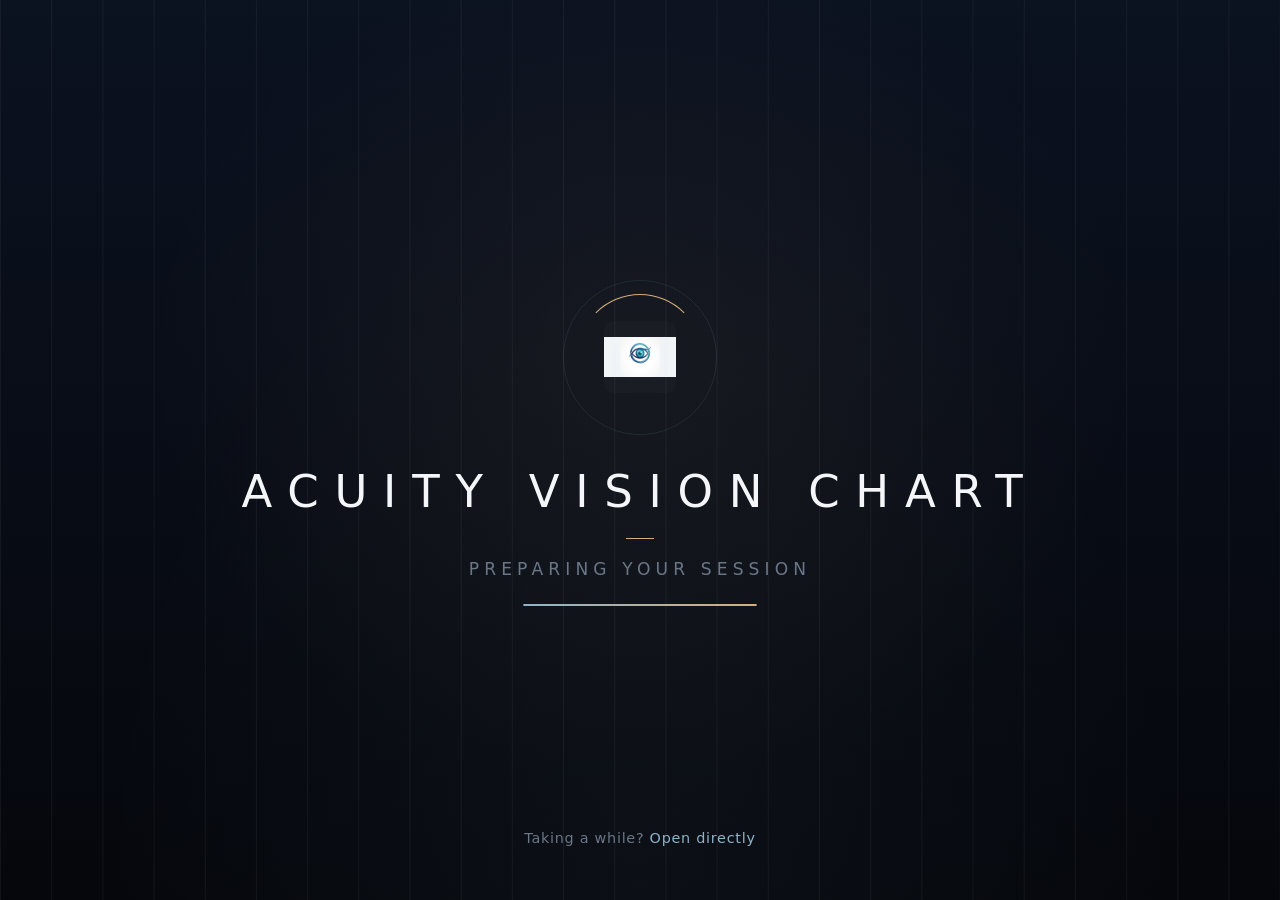
<file: index.html>
<!doctype html>
<html lang="en">
<head>
<meta charset="utf-8">
<meta name="viewport" content="width=device-width, initial-scale=1">
<title>Acuity Vision Chart</title>
<style>
  :root{
    --bg-1: #05070c;
    --bg-2: #0b1220;
    --accent: #d4af7a;      /* warm platinum-gold, reads as "clinical premium" */
    --accent-2: #8fb3c9;    /* cool clinical blue-grey */
    --text: #f4f6f9;
    --text-dim: #6b7686;
    --safe: 6vh;            /* TV overscan safe area */
  }

  *{ margin:0; padding:0; box-sizing:border-box; }

  html, body{
    height:100%;
    width:100%;
    background: var(--bg-1);
    overflow:hidden;
  }

  body{
    display:flex;
    align-items:center;
    justify-content:center;
    font-family: 'Segoe UI', Roboto, system-ui, -apple-system, sans-serif;
    position:relative;
    padding: var(--safe) 8vw;
  }

  /* Static, subtle vignette background — no heavy motion blur (TV GPUs are weak) */
  .bg{
    position:fixed;
    inset:0;
    background:
      radial-gradient(ellipse at 50% 40%, rgba(212,175,122,0.06), transparent 55%),
      radial-gradient(ellipse at 50% 100%, rgba(143,179,201,0.05), transparent 60%),
      linear-gradient(180deg, var(--bg-2) 0%, var(--bg-1) 100%);
    z-index:0;
  }

  /* Fine vertical line texture, evokes an optometrist's precision chart */
  .grid{
    position:fixed;
    inset:0;
    z-index:0;
    opacity:0.05;
    background-image:
      linear-gradient(90deg, var(--text) 1px, transparent 1px);
    background-size: 4vw 100%;
  }

  .loader{
    position:relative;
    z-index:1;
    display:flex;
    flex-direction:column;
    align-items:center;
    gap:5vh;
    opacity:0;
    animation: rise 1.2s cubic-bezier(.22,1,.36,1) forwards 0.2s;
  }

  @keyframes rise{
    0%   { opacity:0; transform: translateY(2vh); }
    100% { opacity:1; transform: translateY(0); }
  }

  /* Icon: calm, single slow-rotating ring, no glow blur (cheap on TV GPU) */
  .icon-wrap{
    position:relative;
    width:14vh;
    height:14vh;
    display:flex;
    align-items:center;
    justify-content:center;
  }

  .icon-ring{
    position:absolute;
    inset:0;
    border-radius:50%;
    border: 1px solid rgba(212,175,122,0.25);
  }

  .icon-ring.spin{
    border-top-color: var(--accent);
    border-right-color: transparent;
    border-bottom-color: transparent;
    border-left-color: transparent;
    animation: spin 2.4s linear infinite;
  }

  .icon-ring.outer{
    inset:-1.6vh;
    border-color: rgba(143,179,201,0.12);
  }

  @keyframes spin{
    to{ transform: rotate(360deg); }
  }

  #icon{
    width:8vh;
    height:8vh;
    object-fit:contain;
    border-radius:14%;
    position:relative;
    z-index:2;
    background: rgba(255,255,255,0.02);
  }

  .brand{
    display:flex;
    flex-direction:column;
    align-items:center;
    gap:2.2vh;
  }

  .brand-text{
    font-size:5vh;
    font-weight:300;
    letter-spacing:0.35em;
    color:var(--text);
    text-transform:uppercase;
    text-align:center;
    opacity:0;
    animation: textIn 1s ease forwards 0.6s;
  }

  @keyframes textIn{
    0%   { opacity:0; letter-spacing:0.55em; }
    100% { opacity:1; letter-spacing:0.35em; }
  }

  .divider{
    width:3.2vh;
    height:1px;
    background: var(--accent);
    opacity:0;
    animation: fadeIn 0.8s ease forwards 1.3s;
  }

  .subtext{
    font-size:1.9vh;
    letter-spacing:0.3em;
    text-transform:uppercase;
    color: var(--text-dim);
    opacity:0;
    animation: fadeIn 0.8s ease forwards 1.5s;
  }

  @keyframes fadeIn{
    to{ opacity:1; }
  }

  .progress{
    width:26vh;
    height:2px;
    border-radius:2px;
    background: rgba(255,255,255,0.08);
    overflow:hidden;
    margin-top:0.6vh;
  }

  .progress-bar{
    height:100%;
    width:0%;
    border-radius:2px;
    background: linear-gradient(90deg, var(--accent-2), var(--accent));
    animation: load 1.8s ease forwards 0.9s;
  }

  @keyframes load{
    to{ width:100%; }
  }

  /* Exit transition — simple, elegant fade, no blur filter (expensive on TV) */
  .exit-veil{
    position:fixed;
    inset:0;
    background: var(--bg-1);
    z-index:10;
    opacity:0;
    pointer-events:none;
  }

  body.leaving .exit-veil{
    animation: veilIn 0.8s ease forwards;
  }

  body.leaving .loader{
    animation: sink 0.7s ease forwards;
  }

  @keyframes sink{
    to{ opacity:0; transform: translateY(-1.5vh); }
  }

  @keyframes veilIn{
    to{ opacity:1; }
  }

  .fallback{
    position:fixed;
    bottom: var(--safe);
    left:0; right:0;
    z-index:1;
    text-align:center;
    font-size:1.6vh;
    letter-spacing:0.05em;
    color: var(--text-dim);
    opacity:0;
    animation: fadeIn 0.8s ease forwards 2.6s;
  }
  .fallback a{
    color: var(--accent-2);
    text-decoration:none;
  }
</style>
</head>
<body>

<div class="bg"></div>
<div class="grid"></div>
<div class="exit-veil"></div>

<div class="loader">
<div class="icon-wrap">
    <div class="icon-ring outer"></div>
    <div class="icon-ring spin"></div>
    <img id="icon" src="icon.png" alt="Acuity Vision Chart icon"
        onerror="this.style.display='none'">
</div>

<div class="brand">
        <!-- Added ID "loaderBrandText" -->
        <div class="brand-text" id="loaderBrandText">Acuity&nbsp;Vision&nbsp;Chart</div>
        <div class="divider"></div>
        <div class="subtext">Preparing your session</div>
        <div class="progress"><div class="progress-bar"></div></div>
    </div>
    </div>

    <div class="fallback">
    Taking a while? <a href="ACUITY-VISION-CHART-New-mark3/index.html">Open directly</a>
    </div>

<script>
    // 1. Check for custom brand text from settings
    const savedBrandText = localStorage.getItem("customBrandText");
    if (savedBrandText) {
    // Replace spaces with &nbsp; to maintain your original CSS letter-spacing behavior
    document.getElementById("loaderBrandText").innerHTML = savedBrandText.replace(/ /g, '&nbsp;');
    }

    // 2. Existing routing logic
    const DEST = "ACUITY-VISION-CHART-New-mark3/index.html";

    function goToDestination(){
    document.body.classList.add('leaving');
    setTimeout(() => { window.location.href = DEST; }, 800);
    }

    setTimeout(goToDestination, 2800);
</script>

</body>
</html>
</file>
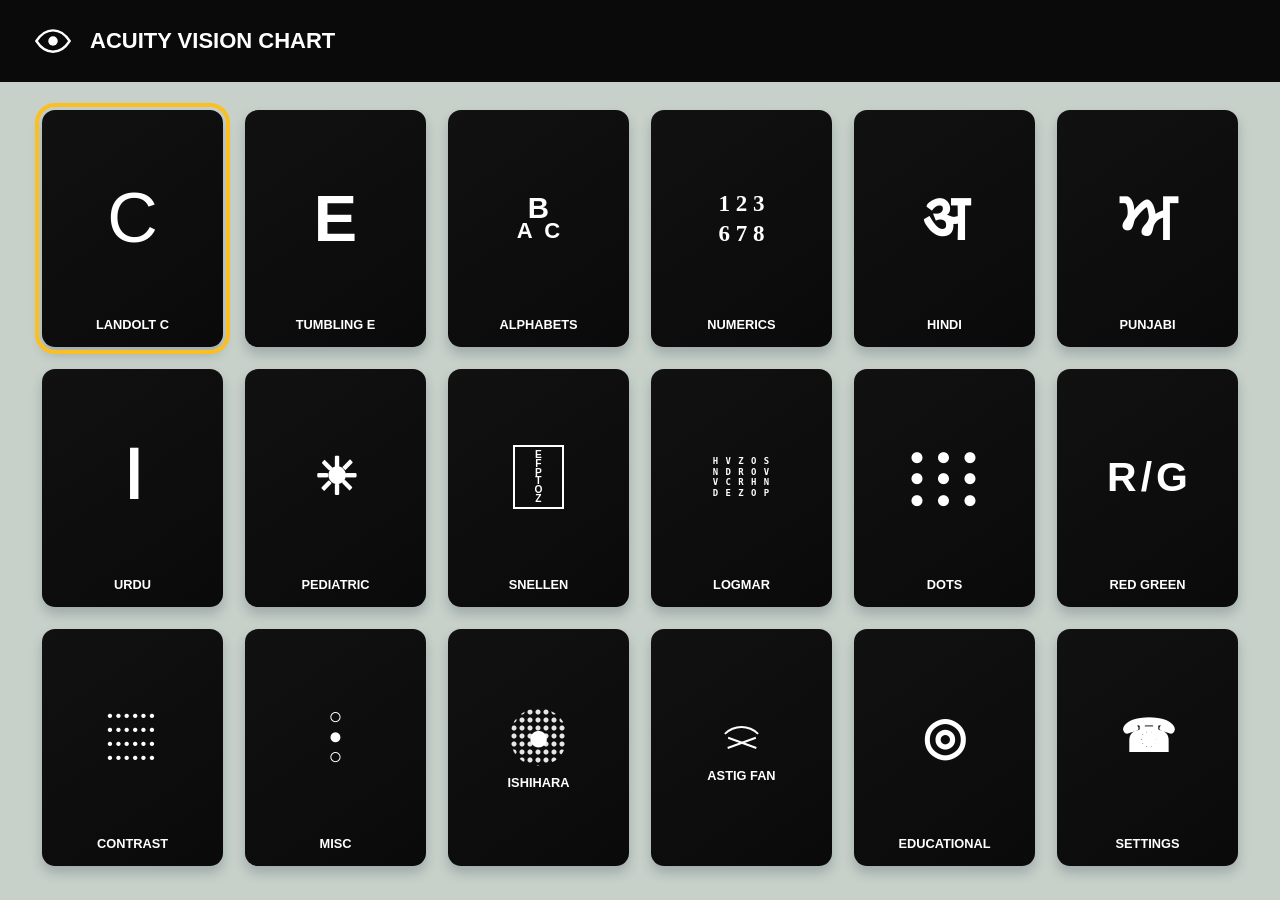
<file: ACUITY-VISION-CHART-New-mark3/index.html>
<!DOCTYPE html>
<html lang="en">
<head>
<meta charset="UTF-8">
<meta name="viewport" content="width=device-width, initial-scale=1.0">
<title>Acuity Vision Chart</title>
<meta name="theme-color" content="#222222">
<link rel="icon" href="icon.png">
<link rel="stylesheet" href="style.css">
<link rel="manifest" href="manifest.json">

</head>


<body>


<!-- =====================================================
                    MAIN MENU
===================================================== -->

<div id="menu">

<div id="homeUiModern" class="home-layout home-layout-modern">

<header class="home-header">
    <div>
        <div class="home-kicker">Screening Workspace</div>
        <div class="home-title" id="homeTitleModern">Acuity Vision Chart</div>
    </div>
</header>

<main class="home-main">
    <section class="home-hero">
        <div class="hero-copy">
            <div class="hero-label">Clinical chart selector</div>
            <h1>Choose a vision test and start screening.</h1>
        </div>
        <div class="hero-actions">
            <button class="hero-btn primary" onclick="openTest('landolt')">
                <span>C</span>
                <span>Landolt C</span>
            </button>
            <button class="hero-btn" onclick="openTest('snellen')">
                <span>E</span>
                <span>Snellen</span>
            </button>
        </div>
    </section>

    <section class="menu-section">
        <div class="section-title">Acuity Charts</div>
        <div class="menu-grid">
            <button class="menu-btn featured" onclick="openTest('landolt')">
                <div class="menu-icon">C</div>
                <div class="menu-name">LANDOLT C</div>
            </button>

            <button class="menu-btn featured" onclick="openTest('tumbling')">
                <div class="menu-icon">E</div>
                <div class="menu-name">TUMBLING E</div>
            </button>

            <button class="menu-btn" onclick="openTest('alphabets')">
                <div class="menu-icon">ABC</div>
                <div class="menu-name">ALPHABETS</div>
            </button>

            <button class="menu-btn" onclick="openTest('numerics')">
                <div class="menu-icon">123</div>
                <div class="menu-name">NUMERICS</div>
            </button>

            <button class="menu-btn" onclick="openTest('snellen')">
                <div class="menu-icon">E</div>
                <div class="menu-name">SNELLEN</div>
            </button>

            <button class="menu-btn" onclick="openTest('logmar')">
                <div class="menu-icon">E</div>
                <div class="menu-name">LOGMAR</div>
            </button>
        </div>
    </section>

    <section class="menu-section">
        <div class="section-title">Language Charts</div>
        <div id="modernLanguageCards" class="menu-grid compact">
            <button class="menu-btn" onclick="openTest('punjabi')">
                <div class="menu-icon">ਪ</div>
                <div class="menu-name">PUNJABI</div>
            </button>

            <button class="menu-btn" onclick="openTest('urdu')">
                <div class="menu-icon">اردو</div>
                <div class="menu-name">URDU</div>
            </button>

            <button class="menu-btn" onclick="openTest('hindi')">
                <div class="menu-icon">अ</div>
                <div class="menu-name">HINDI</div>
            </button>
        </div>
    </section>

    <section class="menu-section">
        <div class="section-title">Special Tests</div>
        <div class="menu-grid compact">
            <button class="menu-btn" onclick="openTest('pediatric')">
                <div class="menu-icon">☀</div>
                <div class="menu-name">PEDIATRIC</div>
            </button>

            <button class="menu-btn" onclick="openTest('dots')">
                <div class="menu-icon">••</div>
                <div class="menu-name">DOTS</div>
            </button>

            <button class="menu-btn" onclick="openTest('redgreen')">
                <div class="menu-icon">R/G</div>
                <div class="menu-name">RED / GREEN</div>
            </button>

            <button class="menu-btn" onclick="openTest('peripheral')">
                <div class="menu-icon">9</div>
                <div class="menu-name">PERIPHERAL</div>
            </button>

            <button class="menu-btn" onclick="openTest('contrast')">
                <div class="menu-icon">•••</div>
                <div class="menu-name">CONTRAST</div>
            </button>

            <button class="menu-btn" onclick="openTest('misc')">
                <div class="menu-icon">○</div>
                <div class="menu-name">MISC</div>
            </button>

            <button class="menu-btn" onclick="openTest('ishihara')">
                <div class="menu-icon">●</div>
                <div class="menu-name">ISHIHARA</div>
            </button>

            <button class="menu-btn" onclick="openTest('astig')">
                <div class="menu-icon">✳</div>
                <div class="menu-name">ASTIG FAN</div>
            </button>

            <button class="menu-btn" onclick="openTest('educational')">
                <div class="menu-icon">◎</div>
                <div class="menu-name">EDUCATIONAL</div>
            </button>
        </div>
    </section>
</main>


</div>

<div id="homeUiDevice" class="home-layout home-layout-device" aria-hidden="true">

    <header class="device-home-header">
        <div class="brand">
            <div class="brand-eye" aria-hidden="true">
                <svg viewBox="0 0 64 40" xmlns="http://www.w3.org/2000/svg">
                    <path
                        d="M4 20 C13 6, 24 2, 32 2 C40 2, 51 6, 60 20 C51 34, 40 38, 32 38 C24 38, 13 34, 4 20Z"
                        fill="none"
                        stroke="currentColor"
                        stroke-width="4"
                    />
                    <circle cx="32" cy="20" r="8" fill="currentColor" />
                </svg>
            </div>

            <div class="brand-title" id="brandTitleDevice">ACUITY VISION CHART</div>
        </div>

    </header>

    <main class="vision-grid">
        <button class="vision-card" onclick="openTest('landolt')">
            <div class="card-icon landolt-icon">C</div>
            <div class="card-name">LANDOLT C</div>
        </button>

        <button class="vision-card" onclick="openTest('tumbling')">
            <div class="card-icon tumbling-icon">E</div>
            <div class="card-name">TUMBLING E</div>
        </button>

        <button class="vision-card" onclick="openTest('alphabets')">
            <div class="card-icon alphabet-icon">
                <span>B</span>
                <span>A&nbsp;&nbsp;C</span>
            </div>
            <div class="card-name">ALPHABETS</div>
        </button>

        <button class="vision-card" onclick="openTest('numerics')">
            <div class="card-icon numeric-icon">
                <span>1 2 3</span>
                <span>6 7 8</span>
            </div>
            <div class="card-name">NUMERICS</div>
        </button>

        <div id="deviceLanguageCards" class="language-card-slots">
            <button class="vision-card" onclick="openTest('hindi')">
                <div class="card-icon dynamic-language-icon">अ</div>
                <div class="card-name">HINDI</div>
            </button>
            <button class="vision-card" onclick="openTest('punjabi')">
                <div class="card-icon dynamic-language-icon">ਅ</div>
                <div class="card-name">PUNJABI</div>
            </button>
            <button class="vision-card" onclick="openTest('urdu')">
                <div class="card-icon dynamic-language-icon">ا</div>
                <div class="card-name">URDU</div>
            </button>
        </div>

        <button class="vision-card" onclick="openTest('pediatric')">
            <div class="card-icon pediatric-icon">
                <span class="pediatric-sun">☀</span>
            </div>
            <div class="card-name">PEDIATRIC</div>
        </button>

        <button class="vision-card" onclick="openTest('snellen')">
            <div class="card-icon snellen-icon">
                <div class="snellen-box">
                    <span>E</span>
                    <span>F</span>
                    <span>P</span>
                    <span>T</span>
                    <span>O</span>
                    <span>Z</span>
                </div>
            </div>
            <div class="card-name">SNELLEN</div>
        </button>

        <button class="vision-card" onclick="openTest('logmar')">
            <div class="card-icon logmar-icon">
                <span>H V Z O S</span>
                <span>N D R O V</span>
                <span>V C R H N</span>
                <span>D E Z O P</span>
            </div>
            <div class="card-name">LOGMAR</div>
        </button>

        <button class="vision-card" onclick="openTest('dots')">
            <div class="card-icon dots-icon">
                <span>● ● ●</span>
                <span>● ● ●</span>
                <span>● ● ●</span>
            </div>
            <div class="card-name">DOTS</div>
        </button>

        <button class="vision-card" onclick="openTest('redgreen')">
            <div class="card-icon redgreen-icon">R<span>/</span>G</div>
            <div class="card-name">RED GREEN</div>
        </button>

        <button class="vision-card" onclick="openTest('contrast')">
            <div class="card-icon contrast-icon">
                <span>••••••</span>
                <span>••••••</span>
                <span>••••••</span>
                <span>••••••</span>
            </div>
            <div class="card-name">CONTRAST</div>
        </button>

        <button class="vision-card" onclick="openTest('misc')">
            <div class="card-icon misc-icon">
                <span>○</span>
                <span>●</span>
                <span>○</span>
            </div>
            <div class="card-name">MISC</div>
        </button>

        <button class="vision-card" onclick="openTest('ishihara')">
            <div class="card-icon ishihara-icon">●</div>
            <div class="card-name">ISHIHARA</div>
        </button>

        <button class="vision-card" onclick="openTest('astig')">
            <div class="card-icon astig-icon">
                <span class="astig-rays"></span>
            </div>
            <div class="card-name">ASTIG FAN</div>
        </button>

        <button class="vision-card" onclick="openTest('educational')">
            <div class="card-icon educational-icon">◎</div>
            <div class="card-name">EDUCATIONAL</div>
        </button>

        <button class="vision-card contact-card" type="button" onclick="openSettings()">
            <div class="card-icon contact-icon">☎</div>
            <div class="card-name">SETTINGS</div>
        </button>
    </main>

</div>

</div>
<!-- SETTINGS PANEL -->

<div id="settingsPanel">

    <div class="settings-box">

        <div class="settings-title">
            SETTINGS
        </div>

        <div class="settings-grid">
            <button class="settings-back" onclick="closeSettings()">
    BACK
</button>


            <button class="setting-card" onclick="openUiSettings()">
                <div class="setting-icon">◀▶</div>
                <div class="setting-card-name">UI MODE</div>
            </button>

           <button class="setting-card" onclick="openDistanceSettings()">
    <div class="setting-icon">↔</div>
    <div class="setting-card-name">DISTANCE</div>
</button>

    <button class="setting-card" onclick="openCalibrationSettings()">
    <div class="setting-icon">▣</div>
    <div class="setting-card-name">CALIBRATE</div>
</button>
            <button class="setting-card" onclick="openLanguageSettings()">
    <div class="setting-icon">A文</div>
    <div class="setting-card-name">LANGUAGE</div>
</button>

             <button class="setting-card" onclick="openThemeSettings()">
                <div class="setting-icon">◐</div>
                <div class="setting-card-name">THEME</div>
            </button>

            <button class="setting-card" onclick="openBrandTextSettings()">
                <div class="setting-icon">A</div>
                <div class="setting-card-name">LOADING TEXT</div>
            </button>

        </div>

    </div>

</div>
<!-- UI SETTINGS -->

<div id="uiScreen">

    <div class="language-header">
        <span>UI MODE</span>
    </div>

    <div class="theme-content">
        <div id="uiList" class="theme-grid"></div>
    </div>

    <button class="language-done" onclick="closeUiSettings()">
        DONE
    </button>

</div>
<!-- THEME SETTINGS -->

<div id="themeScreen">

    <div class="language-header">
        <span>THEME</span>
    </div>

    <div class="theme-content">
        <div id="themeList" class="theme-grid"></div>
    </div>

    <button class="language-done" onclick="closeThemeSettings()">
        DONE
    </button>

</div>
<!-- DISTANCE SETTINGS -->

<div id="distanceScreen">




    <div class="language-header">
        <span>DISTANCE</span>
    </div>

    <div class="distance-options">

        <button onclick="selectDistance('5 Feet (1.5 Mtrs)')">
            5 Feet (1.5 Mtrs)
        </button>

        <button onclick="selectDistance('6 Feet (2.0 Mtrs)')">
            6 Feet (2.0 Mtrs)
        </button>

        <button onclick="selectDistance('8 Feet (2.5 Mtrs)')">
            8 Feet (2.5 Mtrs)
        </button>

        <button onclick="selectDistance('10 Feet (3.0 Mtrs)')">
            10 Feet (3.0 Mtrs)
        </button>

        <button onclick="selectDistance('12 Feet (3.5 Mtrs)')">
            12 Feet (3.5 Mtrs)
        </button>

        <button onclick="selectDistance('15 Feet (4.5 Mtrs)')">
            15 Feet (4.5 Mtrs)
        </button>

        <button onclick="selectDistance('20 Feet (6.0 Mtrs)')">
            20 Feet (6.0 Mtrs)
        </button>

    </div>

    <button class="language-done" onclick="closeDistanceSettings()">
        DONE
    </button>


</div>


<!-- CALIBRATION SCREEN -->

<div id="calibrationScreen">
    <div class="calibration-content">
        <section class="calibration-control-panel" aria-label="Calibration controls">
            <div class="calibration-physical-settings">
                <label>Viewing distance (m)
                    <input id="calibrationDistance" type="number" min="0.1" step="0.01" value="3" inputmode="decimal" onchange="updateCalibrationPhysicalSettings()">
                </label>
                <label>Physical panel DPI
                    <input id="calibrationDpi" type="number" min="1" step="0.1" value="127" inputmode="decimal" onchange="updateCalibrationPhysicalSettings()">
                </label>
                <p>Enter this display's physical DPI (for example, 80 for an 80-DPI monitor). HiDPI browser scaling is handled automatically; use a ruler to fine-tune if required.</p>
            </div>
            <div class="calibration-size-control">
                <button type="button" class="calibration-arrow vertical" onclick="changeCalibration(1)" aria-label="Increase calibration">⌃</button>
                <output id="calibrationValue" class="calibration-readout">0.0</output>
                <button type="button" class="calibration-arrow vertical" onclick="changeCalibration(-1)" aria-label="Decrease calibration">⌄</button>
            </div>

            <div class="calibration-level-control">
                <button type="button" class="calibration-arrow" onclick="changeCalibrationLevel(-1)" aria-label="Previous acuity level">‹</button>
                <output id="calibrationLevel" class="calibration-readout">6/60</output>
                <button type="button" class="calibration-arrow" onclick="changeCalibrationLevel(1)" aria-label="Next acuity level">›</button>
            </div>

          

            <button type="button" class="calibration-save" onclick="saveCalibration()">SAVE &amp; DONE</button>
        </section>

        <section class="calibration-preview" aria-label="Calibrated Landolt C preview">
            <div id="calibrationOptotype" class="landolt-c-preview"></div>
        </section>
    </div>
</div>

<!-- LANGUAGE SETTINGS -->

<div id="languageScreen">

    <div class="language-header">
        <span>LANGUAGE</span>
        <span id="languageCount">0 / 3 SELECTED</span>
    </div>

    <p id="languageSelectionHint" class="language-selection-hint" aria-live="polite">
        Select up to three languages. Choosing a fourth replaces the most recently selected language.
    </p>

    <div class="language-content">

        <div class="language-group">
            <div class="language-group-title">INDIAN LANGUAGES</div>
            <div id="indianLanguages" class="language-list"></div>
        </div>

        <div class="language-group">
            <div class="language-group-title">INTERNATIONAL LANGUAGES</div>
            <div id="internationalLanguages" class="language-list"></div>
        </div>

        <div class="language-group">
            <div class="language-group-title">OTHER LANGUAGES</div>
            <div id="otherLanguages" class="language-list"></div>
        </div>

    </div>

    <button class="language-done" onclick="closeLanguageSettings()">
        DONE
    </button>

</div>

<!-- BRAND TEXT SETTINGS -->

<div id="brandTextScreen">

    <div class="language-header">
        <span>LOADING TEXT</span>
    </div>

    <div class="theme-content" style="padding: 20px;">
        <label style="display:block; margin-bottom: 8px; font-size: 1.4em; font-weight: 500;">Clinic Name / Brand Text:</label>
        <input type="text" id="brandTextInput" placeholder="Acuity Vision Chart" style="padding: 12px 16px; width: 100%; max-width: 350px; border: 1px solid var(--theme-border); border-radius: 8px; background: var(--theme-box-bg); color: var(--theme-box-text); font-size: 1.1em;" onkeydown="if(event.key==='Enter')saveBrandText()">
    </div>

    <button class="language-done" onclick="saveBrandText()">
        SAVE
    </button>
    <button class="language-done" onclick="closeBrandTextSettings()">
        CANCEL
    </button>

</div>

<!-- =====================================================
                    TEST SCREEN
===================================================== -->

<div id="testScreen">


<div class="test-header">

    <button
        type="button"
        class="header-btn"
        onclick="closeTest()">
        MENU
    </button>

</div>

<div id="testArea" class="test-area">
    <div class="contrast-chart">
        <!-- Row 1 -->
        <div class="contrast-row">
            <div class="contrast-label left">&lt; 100%</div>
            <div class="contrast-letters" style="color: rgba(0, 0, 0, 0.85);">
                <span>K</span><span>N</span><span>R</span><span>S</span><span>K</span>
            </div>
            <div class="contrast-label right">&gt;</div>
        </div>

        <!-- Row 2 -->
        <div class="contrast-row">
            <div class="contrast-label left">&lt; 95%</div>
            <div class="contrast-letters" style="color: rgba(0, 0, 0, 0.65);">
                <span>K</span><span>D</span><span>Z</span><span>N</span><span>H</span>
            </div>
            <div class="contrast-label right">&gt;</div>
        </div>

        <!-- Row 3 -->
        <div class="contrast-row">
            <div class="contrast-label left">&lt; 90%</div>
            <div class="contrast-letters" style="color: rgba(0, 0, 0, 0.45);">
                <span>R</span><span>D</span><span>S</span><span>K</span><span>D</span>
            </div>
            <div class="contrast-label right">&gt;</div>
        </div>

        <!-- Row 4 -->
        <div class="contrast-row">
            <div class="contrast-label left">&lt; 85%</div>
            <div class="contrast-letters" style="color: rgba(0, 0, 0, 0.30);">
                <span>H</span><span>H</span><span>H</span><span>R</span><span>Z</span>
            </div>
            <div class="contrast-label right">&gt;</div>
        </div>

        <!-- Row 5 -->
        <div class="contrast-row">
            <div class="contrast-label left">&lt; 80%</div>
            <div class="contrast-letters" style="color: rgba(0, 0, 0, 0.15);">
                <span>S</span><span>Z</span><span>K</span><span>D</span><span>H</span>
            </div>
            <div class="contrast-label right">&gt;</div>
        </div>
    </div>
</div>


</div>
	<script src="js/core.js"></script>
	<script src="js/settings.js"></script>
	<script src="js/features/landolt.js"></script>
	<script src="js/features/tumbling.js"></script>
	<script src="js/features/alphabets.js"></script>
	<script src="js/features/numerics.js"></script>
	<script src="js/features/languages.js"></script>
	<script src="js/features/dots.js"></script>
	<script src="js/features/redgreen.js"></script>
	<script src="js/features/pediatric.js"></script>
	<script src="js/features/snellen.js"></script>
	<script src="js/features/logmar.js"></script>
	<script src="js/features/peripheral.js"></script>
	<script src="js/features/contrast.js"></script>
	<script src="js/features/misc.js"></script>
	<script src="js/features/ishihara.js"></script>
	<script src="js/features/astig.js"></script>
	<script src="js/features/educational.js"></script>
    <script>
if ("serviceWorker" in navigator) {
    navigator.serviceWorker.register("./service-worker.js", { updateViaCache: "none" })
        .then(() => console.log("Service Worker registered"))
        .catch(error => console.error("Service Worker error:", error));
}
</script>


</body>
</html>
</file>
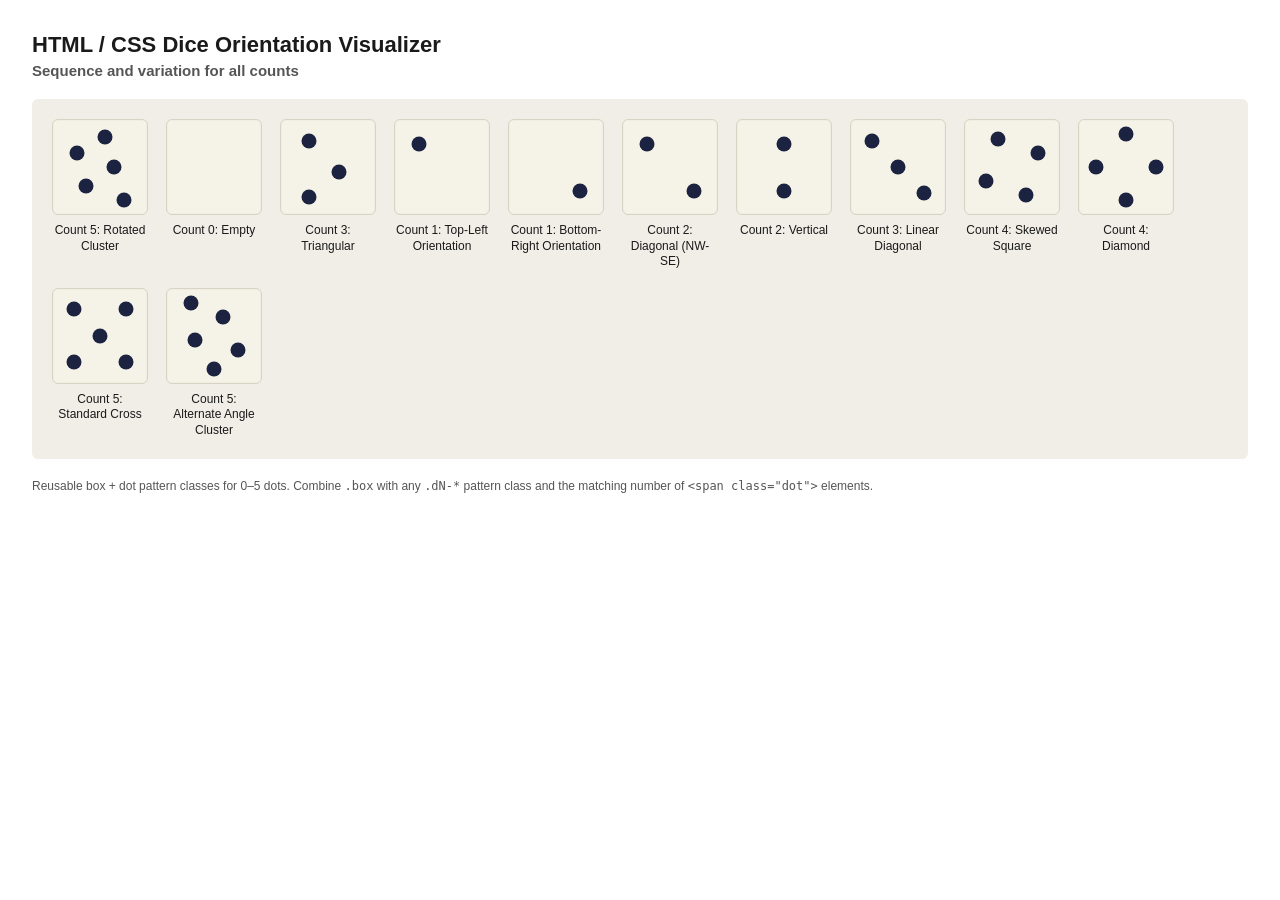
<file: dotstest.html>
<!DOCTYPE html>
<html lang="en">
<head>
<meta charset="UTF-8">
<title>Dice Dot Boxes</title>
<style>
  :root {
    --box-bg: #f5f2e8;
    --box-border: #d8d3c2;
    --dot-color: #1c2340;
    --ink: #1a1a1a;
    --sub: #555;
  }

  * { box-sizing: border-box; }

  body {
    font-family: -apple-system, BlinkMacSystemFont, "Segoe UI", Helvetica, Arial, sans-serif;
    background: #fff;
    color: var(--ink);
    padding: 32px;
    margin: 0;
  }

  h1 { font-size: 22px; margin: 0 0 4px; }
  h2 { font-size: 15px; font-weight: 600; color: var(--sub); margin: 0 0 20px; }

  .row {
    display: flex;
    flex-wrap: wrap;
    gap: 18px;
    background: #f0eee7;
    padding: 20px;
    border-radius: 6px;
  }

  .item { text-align: center; width: 96px; }

  .box {
    width: 96px;
    height: 96px;
    background: var(--box-bg);
    border: 1px solid var(--box-border);
    border-radius: 6px;
    position: relative;
    box-shadow: inset 0 0 0 1px rgba(0,0,0,0.02);
  }

  .dot {
    position: absolute;
    width: 15px;
    height: 15px;
    background: var(--dot-color);
    border-radius: 50%;
    transform: translate(-50%, -50%);
  }

  .caption {
    margin-top: 8px;
    font-size: 12px;
    line-height: 1.3;
    color: var(--ink);
  }

  /* ---------- Dot position coordinates (percentages within the box) ---------- */

  /* Count 0: Empty — no dots */

  /* Count 1: Top-Left */
  .d1-topleft .dot { top: 25%; left: 25%; }

  /* Count 1: Bottom-Right */
  .d1-botright .dot { top: 75%; left: 75%; }

  /* Count 1: Center (classic) */
  .d1-center .dot { top: 50%; left: 50%; }

  /* Count 2: Diagonal NW-SE */
  .d2-diag .dot:nth-child(1) { top: 25%; left: 25%; }
  .d2-diag .dot:nth-child(2) { top: 75%; left: 75%; }

  /* Count 2: Vertical */
  .d2-vert .dot:nth-child(1) { top: 25%; left: 50%; }
  .d2-vert .dot:nth-child(2) { top: 75%; left: 50%; }

  /* Count 2: Classic anti-diagonal */
  .d2-classic .dot:nth-child(1) { top: 25%; left: 75%; }
  .d2-classic .dot:nth-child(2) { top: 75%; left: 25%; }

  /* Count 3: Triangular */
  .d3-tri .dot:nth-child(1) { top: 22%; left: 30%; }
  .d3-tri .dot:nth-child(2) { top: 55%; left: 62%; }
  .d3-tri .dot:nth-child(3) { top: 82%; left: 30%; }

  /* Count 3: Linear diagonal (classic) */
  .d3-diag .dot:nth-child(1) { top: 22%; left: 22%; }
  .d3-diag .dot:nth-child(2) { top: 50%; left: 50%; }
  .d3-diag .dot:nth-child(3) { top: 78%; left: 78%; }

  /* Count 4: Skewed square */
  .d4-skew .dot:nth-child(1) { top: 20%; left: 35%; }
  .d4-skew .dot:nth-child(2) { top: 35%; left: 78%; }
  .d4-skew .dot:nth-child(3) { top: 65%; left: 22%; }
  .d4-skew .dot:nth-child(4) { top: 80%; left: 65%; }

  /* Count 4: Diamond */
  .d4-diamond .dot:nth-child(1) { top: 15%; left: 50%; }
  .d4-diamond .dot:nth-child(2) { top: 50%; left: 18%; }
  .d4-diamond .dot:nth-child(3) { top: 50%; left: 82%; }
  .d4-diamond .dot:nth-child(4) { top: 85%; left: 50%; }

  /* Count 4: Classic corners */
  .d4-classic .dot:nth-child(1) { top: 25%; left: 25%; }
  .d4-classic .dot:nth-child(2) { top: 25%; left: 75%; }
  .d4-classic .dot:nth-child(3) { top: 75%; left: 25%; }
  .d4-classic .dot:nth-child(4) { top: 75%; left: 75%; }

  /* Count 5: Rotated cluster */
  .d5-rotated .dot:nth-child(1) { top: 18%; left: 55%; }
  .d5-rotated .dot:nth-child(2) { top: 35%; left: 25%; }
  .d5-rotated .dot:nth-child(3) { top: 50%; left: 65%; }
  .d5-rotated .dot:nth-child(4) { top: 70%; left: 35%; }
  .d5-rotated .dot:nth-child(5) { top: 85%; left: 75%; }

  /* Count 5: Standard cross (classic 5) */
  .d5-cross .dot:nth-child(1) { top: 22%; left: 22%; }
  .d5-cross .dot:nth-child(2) { top: 22%; left: 78%; }
  .d5-cross .dot:nth-child(3) { top: 50%; left: 50%; }
  .d5-cross .dot:nth-child(4) { top: 78%; left: 22%; }
  .d5-cross .dot:nth-child(5) { top: 78%; left: 78%; }

  /* Count 5: Alternate angle cluster */
  .d5-alt .dot:nth-child(1) { top: 15%; left: 25%; }
  .d5-alt .dot:nth-child(2) { top: 30%; left: 60%; }
  .d5-alt .dot:nth-child(3) { top: 55%; left: 30%; }
  .d5-alt .dot:nth-child(4) { top: 65%; left: 75%; }
  .d5-alt .dot:nth-child(5) { top: 85%; left: 50%; }

</style>
</head>
<body>

  <h1>HTML / CSS Dice Orientation Visualizer</h1>
  <h2>Sequence and variation for all counts</h2>

  <div class="row">

    <div class="item">
      <div class="box d5-rotated">
        <span class="dot"></span><span class="dot"></span><span class="dot"></span>
        <span class="dot"></span><span class="dot"></span>
      </div>
      <div class="caption">Count 5: Rotated Cluster</div>
    </div>

    <div class="item">
      <div class="box"></div>
      <div class="caption">Count 0: Empty</div>
    </div>

    <div class="item">
      <div class="box d3-tri">
        <span class="dot"></span><span class="dot"></span><span class="dot"></span>
      </div>
      <div class="caption">Count 3: Triangular</div>
    </div>

    <div class="item">
      <div class="box d1-topleft">
        <span class="dot"></span>
      </div>
      <div class="caption">Count 1: Top-Left Orientation</div>
    </div>

    <div class="item">
      <div class="box d1-botright">
        <span class="dot"></span>
      </div>
      <div class="caption">Count 1: Bottom-Right Orientation</div>
    </div>

    <div class="item">
      <div class="box d2-diag">
        <span class="dot"></span><span class="dot"></span>
      </div>
      <div class="caption">Count 2: Diagonal (NW-SE)</div>
    </div>

    <div class="item">
      <div class="box d2-vert">
        <span class="dot"></span><span class="dot"></span>
      </div>
      <div class="caption">Count 2: Vertical</div>
    </div>

    <div class="item">
      <div class="box d3-diag">
        <span class="dot"></span><span class="dot"></span><span class="dot"></span>
      </div>
      <div class="caption">Count 3: Linear Diagonal</div>
    </div>

    <div class="item">
      <div class="box d4-skew">
        <span class="dot"></span><span class="dot"></span><span class="dot"></span><span class="dot"></span>
      </div>
      <div class="caption">Count 4: Skewed Square</div>
    </div>

    <div class="item">
      <div class="box d4-diamond">
        <span class="dot"></span><span class="dot"></span><span class="dot"></span><span class="dot"></span>
      </div>
      <div class="caption">Count 4: Diamond</div>
    </div>

    <div class="item">
      <div class="box d5-cross">
        <span class="dot"></span><span class="dot"></span><span class="dot"></span>
        <span class="dot"></span><span class="dot"></span>
      </div>
      <div class="caption">Count 5: Standard Cross</div>
    </div>

    <div class="item">
      <div class="box d5-alt">
        <span class="dot"></span><span class="dot"></span><span class="dot"></span>
        <span class="dot"></span><span class="dot"></span>
      </div>
      <div class="caption">Count 5: Alternate Angle Cluster</div>
    </div>

  </div>

  <p style="margin-top:20px; font-size:12px; color:var(--sub);">
    Reusable box + dot pattern classes for 0–5 dots. Combine <code>.box</code> with any
    <code>.dN-*</code> pattern class and the matching number of <code>&lt;span class="dot"&gt;</code> elements.
  </p>

</body>
</html>
</file>
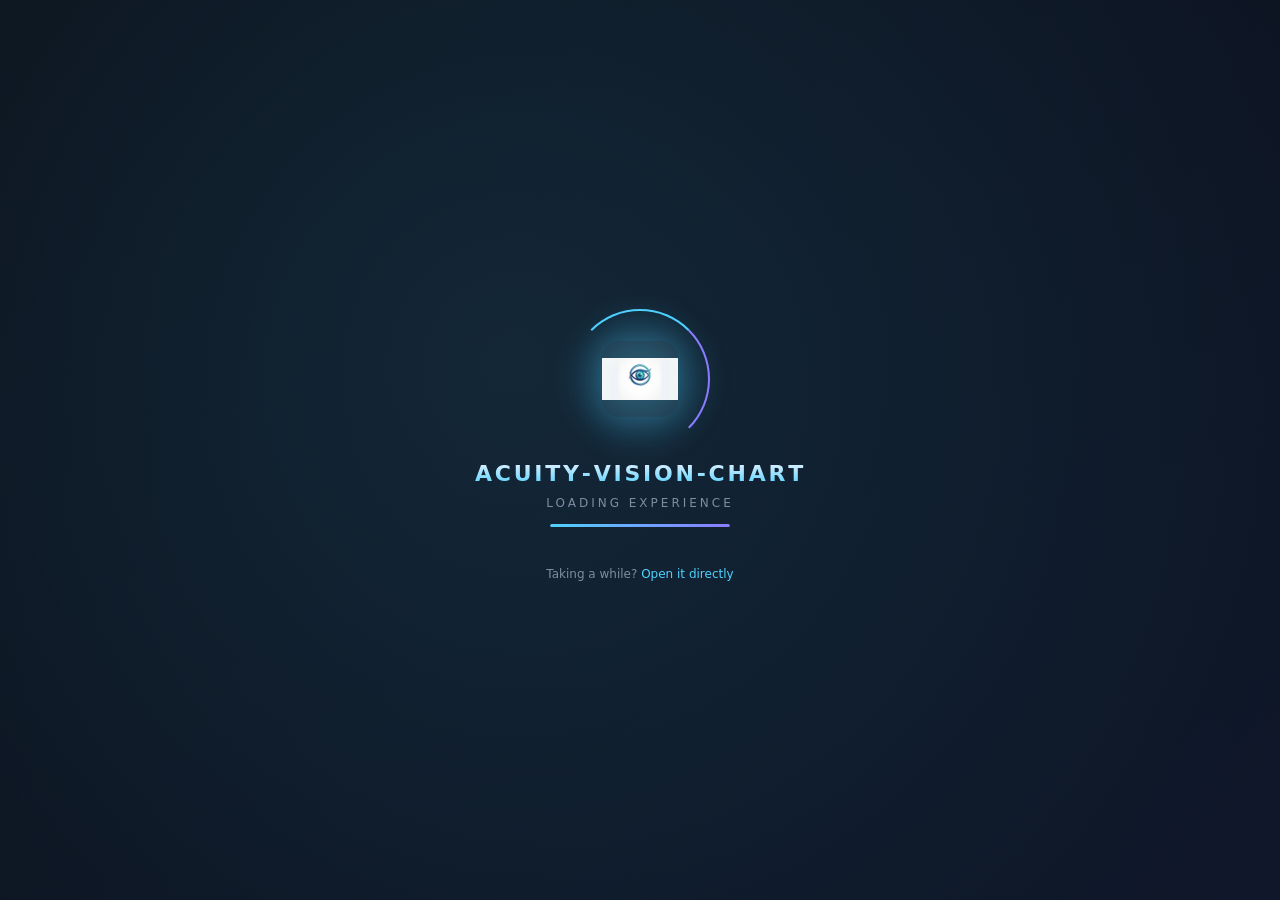
<file: index2.html>
<!doctype html>
<html lang="en">
<head>
<meta charset="utf-8">
<meta name="viewport" content="width=device-width, initial-scale=1">
<title>Acuity Vision Chart</title>
<style>
  :root{
    --bg-1: #0a0e17;
    --bg-2: #0f1830;
    --accent: #4fd1ff;
    --accent-2: #8b7bff;
    --text: #eaf2ff;
    --text-dim: #7f8ca3;
  }

  *{ margin:0; padding:0; box-sizing:border-box; }

  html, body{
    height:100%;
    background: var(--bg-1);
    overflow:hidden;
  }

  body{
    display:flex;
    align-items:center;
    justify-content:center;
    font-family: 'Segoe UI', system-ui, -apple-system, sans-serif;
    position:relative;
  }

  /* Animated gradient background */
  .bg{
    position:fixed;
    inset:0;
    background:
      radial-gradient(circle at 20% 20%, rgba(79,209,255,0.12), transparent 40%),
      radial-gradient(circle at 80% 80%, rgba(139,123,255,0.14), transparent 45%),
      linear-gradient(135deg, var(--bg-1), var(--bg-2));
    background-size: 200% 200%;
    animation: drift 10s ease-in-out infinite;
    z-index:0;
  }

  @keyframes drift{
    0%   { background-position: 0% 0%; }
    50%  { background-position: 100% 100%; }
    100% { background-position: 0% 0%; }
  }

  /* Faint concentric rings, echoing an eye chart / focus target */
  .rings{
    position:fixed;
    inset:0;
    display:flex;
    align-items:center;
    justify-content:center;
    z-index:0;
    pointer-events:none;
  }
  .ring{
    position:absolute;
    border-radius:50%;
    border:1px solid rgba(79,209,255,0.15);
    animation: pulse 3.6s ease-out infinite;
    opacity:0;
  }
  .ring:nth-child(1){ width:180px; height:180px; animation-delay:0s; }
  .ring:nth-child(2){ width:180px; height:180px; animation-delay:1.2s; }
  .ring:nth-child(3){ width:180px; height:180px; animation-delay:2.4s; }

  @keyframes pulse{
    0%   { width:120px; height:120px; opacity:0.5; }
    70%  { opacity:0; }
    100% { width:520px; height:520px; opacity:0; }
  }

  .loader{
    position:relative;
    z-index:1;
    display:flex;
    flex-direction:column;
    align-items:center;
    gap:22px;
    opacity:0;
    animation: rise 0.9s cubic-bezier(.22,1,.36,1) forwards 0.15s;
  }

  @keyframes rise{
    0%   { opacity:0; transform: translateY(18px) scale(0.96); }
    100% { opacity:1; transform: translateY(0) scale(1); }
  }

  .icon-wrap{
    position:relative;
    width:120px;
    height:120px;
    display:flex;
    align-items:center;
    justify-content:center;
  }

  .icon-glow{
    position:absolute;
    inset:-20px;
    border-radius:50%;
    background: radial-gradient(circle, rgba(79,209,255,0.35), transparent 70%);
    filter: blur(10px);
    animation: breathe 2.4s ease-in-out infinite;
  }

  @keyframes breathe{
    0%, 100% { transform: scale(0.9); opacity:0.6; }
    50%      { transform: scale(1.12); opacity:1; }
  }

  .icon-ring{
    position:absolute;
    inset:-10px;
    border-radius:50%;
    border:2px solid transparent;
    border-top-color: var(--accent);
    border-right-color: var(--accent-2);
    animation: spin 1.4s linear infinite;
  }

  @keyframes spin{
    to{ transform: rotate(360deg); }
  }

  #icon{
    width:76px;
    height:76px;
    object-fit:contain;
    border-radius:18px;
    position:relative;
    z-index:2;
    animation: float 3s ease-in-out infinite;
    box-shadow: 0 0 30px rgba(79,209,255,0.25);
    background: rgba(255,255,255,0.03);
  }

  @keyframes float{
    0%, 100% { transform: translateY(0); }
    50%      { transform: translateY(-6px); }
  }

  .brand{
    display:flex;
    flex-direction:column;
    align-items:center;
    gap:10px;
  }

  .brand-text{
    font-size:22px;
    font-weight:700;
    letter-spacing:0.08em;
    color:var(--text);
    display:flex;
    gap:1px;
  }

  .brand-text span{
    display:inline-block;
    opacity:0;
    animation: letterIn 0.5s ease forwards;
    background: linear-gradient(180deg, var(--text), var(--accent));
    -webkit-background-clip:text;
    background-clip:text;
    -webkit-text-fill-color:transparent;
  }

  @keyframes letterIn{
    0%   { opacity:0; transform: translateY(10px); filter: blur(4px); }
    100% { opacity:1; transform: translateY(0); filter: blur(0); }
  }

  .subtext{
    font-size:12px;
    letter-spacing:0.25em;
    text-transform:uppercase;
    color: var(--text-dim);
    opacity:0;
    animation: fadeIn 0.8s ease forwards 1.1s;
  }

  @keyframes fadeIn{
    to{ opacity:1; }
  }

  .progress{
    width:180px;
    height:3px;
    border-radius:3px;
    background: rgba(255,255,255,0.08);
    overflow:hidden;
    margin-top:4px;
  }

  .progress-bar{
    height:100%;
    width:0%;
    border-radius:3px;
    background: linear-gradient(90deg, var(--accent), var(--accent-2));
    animation: load 1.3s ease forwards 0.5s;
    box-shadow: 0 0 8px rgba(79,209,255,0.6);
  }

  @keyframes load{
    to{ width:100%; }
  }

  /* Exit transition overlay */
  .exit-veil{
    position:fixed;
    inset:0;
    background: var(--bg-1);
    z-index:10;
    opacity:0;
    pointer-events:none;
  }

  body.leaving .exit-veil{
    animation: veilIn 0.6s ease forwards;
  }

  body.leaving .loader{
    animation: sink 0.6s ease forwards;
  }

  @keyframes sink{
    to{ opacity:0; transform: translateY(-14px) scale(0.97); filter: blur(6px); }
  }

  @keyframes veilIn{
    to{ opacity:1; }
  }

  .fallback{
    z-index:1;
    margin-top:18px;
    font-size:12px;
    color: var(--text-dim);
    opacity:0;
    animation: fadeIn 0.6s ease forwards 2.2s;
  }
  .fallback a{
    color: var(--accent);
    text-decoration:none;
  }
  .fallback a:hover{ text-decoration:underline; }
</style>
</head>
<body>

  <div class="bg"></div>
  <div class="rings">
    <div class="ring"></div>
    <div class="ring"></div>
    <div class="ring"></div>
  </div>
  <div class="exit-veil"></div>

  <div class="loader">
    <div class="icon-wrap">
      <div class="icon-glow"></div>
      <div class="icon-ring"></div>
      <img id="icon" src="icon.png" alt="Acuity Vision Chart icon"
           onerror="this.style.display='none'">
    </div>

    <div class="brand">
      <div class="brand-text" id="brandText"></div>
      <div class="subtext">Loading experience</div>
      <div class="progress"><div class="progress-bar"></div></div>
    </div>

    <div class="fallback">
      Taking a while? <a href="ACUITY-VISION-CHART-New-mark3/index.html">Open it directly</a>
    </div>
  </div>

<script>
  // Animate the brand text letter by letter
  const text = "ACUITY-VISION-CHART";
  const el = document.getElementById('brandText');
  [...text].forEach((ch, i) => {
    const span = document.createElement('span');
    span.textContent = ch === ' ' ? '\u00A0' : ch;
    span.style.animationDelay = (0.05 * i) + 's';
    el.appendChild(span);
  });

  const DEST = "ACUITY-VISION-CHART-New-mark3/index.html";

  // Trigger exit transition, then navigate
  function goToDestination(){
    document.body.classList.add('leaving');
    setTimeout(() => { window.location.href = DEST; }, 620);
  }

  // Total time on the loading screen before redirect
  setTimeout(goToDestination, 2200);
</script>

</body>
</html>
</file>
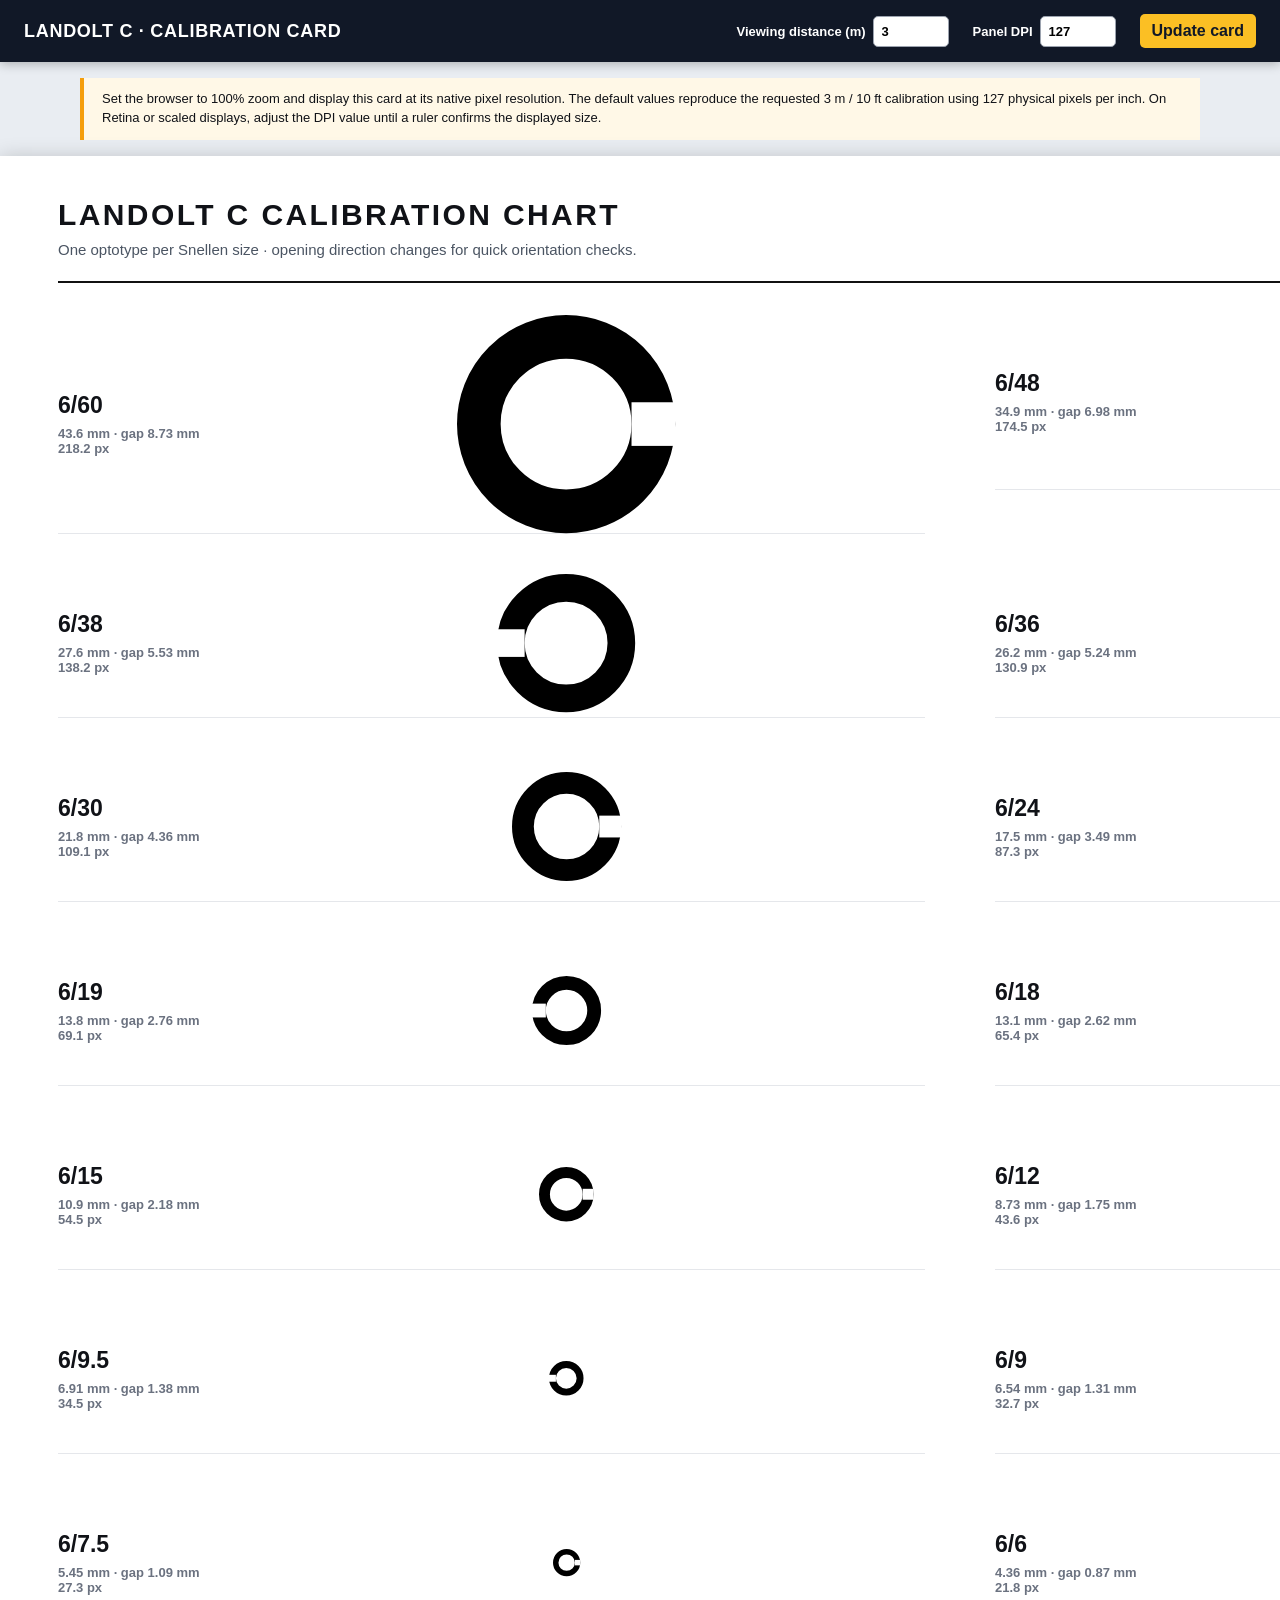
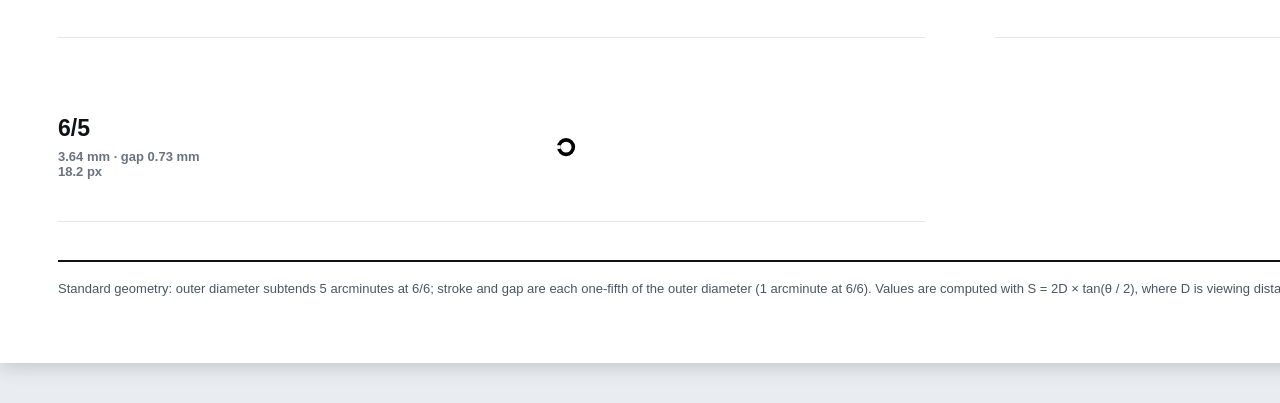
<file: test.html>
<!doctype html>
<html lang="en">
<head>
    <meta charset="utf-8">
    <meta name="viewport" content="width=device-width, initial-scale=1">
    <title>Landolt C Calibration Card</title>
    <style>
        :root { color-scheme: light; }
        * { box-sizing: border-box; }
        body { margin: 0; background: #e9edf2; color: #101217; font-family: Arial, Helvetica, sans-serif; }
        .toolbar { position: sticky; top: 0; z-index: 2; display: flex; flex-wrap: wrap; align-items: center; gap: 14px 24px; padding: 14px 24px; background: #111827; color: #fff; box-shadow: 0 2px 10px #0004; }
        .toolbar h1 { margin: 0 auto 0 0; font-size: 18px; letter-spacing: .04em; }
        .field { display: flex; align-items: center; gap: 7px; font-size: 13px; font-weight: 700; }
        input { width: 76px; padding: 7px 8px; border: 1px solid #9ca3af; border-radius: 5px; font: inherit; }
        button { padding: 8px 12px; border: 0; border-radius: 5px; color: #111827; background: #fbbf24; font: inherit; font-weight: 800; cursor: pointer; }
        .notice { max-width: 1120px; margin: 16px auto; padding: 12px 18px; border-left: 4px solid #f59e0b; background: #fff8e7; font-size: 13px; line-height: 1.45; }
        .card { width: 1920px; min-height: 1080px; margin: 0 auto 40px; padding: 42px 58px 64px; background: #fff; box-shadow: 0 2px 20px #0003; overflow: hidden; }
        .card-header { display: flex; justify-content: space-between; gap: 24px; margin-bottom: 32px; padding-bottom: 18px; border-bottom: 2px solid #111; }
        .card-header h2 { margin: 0 0 7px; font-size: 30px; letter-spacing: .08em; }
        .card-header p, .specs { margin: 0; color: #4b5563; font-size: 15px; line-height: 1.45; }
        .specs { min-width: 330px; text-align: right; }
        .chart { display: grid; grid-template-columns: 1fr 1fr; gap: 34px 70px; align-items: start; }
        .optotype { display: grid; grid-template-columns: 150px 1fr; align-items: center; min-height: 150px; border-bottom: 1px solid #e5e7eb; }
        .label { font-size: 23px; font-weight: 800; }
        .label small { display: block; margin-top: 7px; color: #6b7280; font-size: 13px; font-weight: 600; }
        .c-wrap { display: flex; align-items: center; justify-content: center; min-height: 100%; }
        .landolt-c { display: block; overflow: visible; }
        .footer { margin-top: 38px; padding-top: 18px; border-top: 2px solid #111; color: #4b5563; font-size: 13px; line-height: 1.45; }
        @media print { .toolbar, .notice { display: none; } body { background: #fff; } .card { margin: 0; box-shadow: none; } }
        @media (max-width: 1920px) { .card { transform-origin: top left; } }
    </style>
</head>
<body>
    <section class="toolbar" aria-label="Calibration settings">
        <h1>LANDOLT C · CALIBRATION CARD</h1>
        <label class="field">Viewing distance (m) <input id="distance" type="number" min="0.1" step="0.01" value="3"></label>
        <label class="field">Panel DPI <input id="dpi" type="number" min="1" step="0.1" value="127"></label>
        <button id="apply" type="button">Update card</button>
    </section>

    <p class="notice">
        Set the browser to 100% zoom and display this card at its native pixel resolution. The default values reproduce the requested 3 m / 10 ft calibration using 127 physical pixels per inch. On Retina or scaled displays, adjust the DPI value until a ruler confirms the displayed size.
    </p>

    <main class="card" id="card">
        <header class="card-header">
            <div>
                <h2>LANDOLT C CALIBRATION CHART</h2>
                <p>One optotype per Snellen size · opening direction changes for quick orientation checks.</p>
            </div>
            <p class="specs" id="specs"></p>
        </header>
        <section class="chart" id="chart" aria-label="Landolt C optotypes at calibrated sizes"></section>
        <footer class="footer">
            Standard geometry: outer diameter subtends 5 arcminutes at 6/6; stroke and gap are each one-fifth of the outer diameter (1 arcminute at 6/6). Values are computed with S = 2D × tan(θ / 2), where D is viewing distance and θ is 5 arcminutes multiplied by the Snellen denominator / 6.
        </footer>
    </main>

    <script>
        const levels = [60, 48, 38, 36, 30, 24, 19, 18, 15, 12, 9.5, 9, 7.5, 6, 5];
        const rotations = [0, 90, 180, 270];

        function landoltSvg(pixelSize, rotation) {
            return `
                <svg class="landolt-c" width="${pixelSize.toFixed(3)}" height="${pixelSize.toFixed(3)}" viewBox="0 0 100 100" aria-label="Landolt C">
                    <g transform="rotate(${rotation} 50 50)">
                        <circle cx="50" cy="50" r="40" fill="none" stroke="#000" stroke-width="20"></circle>
                        <rect x="80" y="40" width="20" height="20" fill="#fff"></rect>
                    </g>
                </svg>`;
        }

        function render() {
            const distanceMetres = Number(document.getElementById('distance').value) || 3;
            const dpi = Number(document.getElementById('dpi').value) || 127;
            const distanceMm = distanceMetres * 1000;
            const pixelsPerMm = dpi / 25.4;
            const chart = document.getElementById('chart');

            chart.innerHTML = levels.map((denominator, index) => {
                const multiplier = denominator / 6;
                const angleDegrees = (5 / 60) * multiplier;
                const diameterMm = 2 * distanceMm * Math.tan((angleDegrees / 2) * Math.PI / 180);
                const gapMm = diameterMm / 5;
                const pixelSize = diameterMm * pixelsPerMm;
                const displayMm = diameterMm.toFixed(diameterMm < 10 ? 2 : 1);
                const displayGap = gapMm.toFixed(gapMm < 10 ? 2 : 1);

                return `
                    <article class="optotype">
                        <div class="label">6/${denominator}<small>${displayMm} mm · gap ${displayGap} mm<br>${pixelSize.toFixed(1)} px</small></div>
                        <div class="c-wrap">${landoltSvg(pixelSize, rotations[index % rotations.length])}</div>
                    </article>`;
            }).join('');

            document.getElementById('specs').innerHTML =
                `Distance: <strong>${distanceMetres.toFixed(2)} m</strong><br>` +
                `Display density: <strong>${dpi.toFixed(1)} DPI</strong><br>` +
                `Density: <strong>${pixelsPerMm.toFixed(3)} px/mm</strong>`;
        }

        document.getElementById('apply').addEventListener('click', render);
        document.querySelectorAll('input').forEach(input => input.addEventListener('input', render));
        render();
    </script>
</body>
</html>
</file>
<file: ACUITY-VISION-CHART-New-mark3/style.css>
* {
    box-sizing: border-box;
}

/* =====================================================
   DESIGN TOKENS
   (--theme-* vars are set/overridden by settings.js —
   keep their names and fallback values intact)
===================================================== */

:root {
    --theme-color: #14213d;
    --theme-strong: #0a0f1f;
    --theme-soft: #cbd5cf;
    --theme-tint: #eef1ea;
    --theme-text: #14213d;
    --theme-on-color: #ffffff;
    --theme-box-bg: #14213d;
    --theme-box-text: #ffffff;
    --theme-border: rgba(20, 33, 61, 0.14);
    --theme-muted: #5b6472;

    /* structural tokens — not touched by theme picker */
    --space-1: 4px;
    --space-2: 8px;
    --space-3: 12px;
    --space-4: 16px;
    --space-5: 24px;
    --space-6: 32px;
    --space-7: 48px;

    --radius-sm: 8px;
    --radius-md: 12px;
    --radius-lg: 18px;
    --radius-pill: 999px;

    --shadow-sm: 0 2px 6px rgba(10, 15, 31, 0.08);
    --shadow-md: 0 10px 26px rgba(10, 15, 31, 0.12);
    --shadow-lg: 0 18px 44px rgba(10, 15, 31, 0.20);

    --ease: cubic-bezier(0.4, 0, 0.2, 1);
    --fast: 150ms;
    --normal: 220ms;

    --content-max: 1180px;
}

html,
body {
    width: 100%;
    height: 100%;
    overflow: hidden;
}

body {
    margin: 0;
    font-family: -apple-system, BlinkMacSystemFont, "Segoe UI", Roboto,
        "Helvetica Neue", Arial, sans-serif;
    background: var(--theme-tint);
    overflow: hidden;
    color: var(--theme-text);
    -webkit-font-smoothing: antialiased;
    transition: background-color 180ms var(--ease), color 180ms var(--ease);
}

button {
    font-family: inherit;
}

button:focus-visible,
a:focus-visible {
    outline: 2px solid var(--theme-color);
    outline-offset: 2px;
}

/* ================= MENU ================= */

#menu {
    width: 100%;
    height: 100%;
    background:
        radial-gradient(1200px 600px at 85% -10%, rgba(20, 33, 61, 0.06), transparent 60%),
        linear-gradient(180deg, #ffffff 0%, var(--theme-tint) 340px);
    display: flex;
    flex-direction: column;
    transition: background 180ms var(--ease), opacity 180ms var(--ease);
}

body:not(.app-ready) #menu {
    opacity: 0;
}

body.app-ready #menu {
    animation: appEnter 220ms var(--ease) both;
}

.home-layout {
    width: 100%;
    height: 100%;
}

.home-layout-device {
    display: none;
}

body.ui-device #menu {
    background: var(--theme-soft);
}

body.ui-device .home-layout-modern {
    display: none;
}

body.ui-device .home-layout-device {
    display: block;
}

body.ui-modern .home-layout-modern {
    display: flex;
    flex-direction: column;
}

.home-header {
    height: 76px;
    background: var(--theme-strong);
    color: var(--theme-on-color);

    display: flex;
    align-items: center;
    justify-content: space-between;

    padding: 0 var(--space-6);

    font-size: 26px;
    font-weight: bold;

    position: relative;
    overflow: hidden;
    box-shadow: var(--shadow-sm);
    transition: background 180ms var(--ease), color 180ms var(--ease),
        box-shadow 180ms var(--ease);
}

.home-kicker {
    color: rgba(255, 255, 255, 0.68);
    font-size: 11px;
    font-weight: 700;
    letter-spacing: 0.06em;
    text-transform: uppercase;
    margin-bottom: 2px;
}

.home-title {
    font-size: 24px;
    font-weight: 800;
    line-height: 1.15;
    letter-spacing: -0.01em;
    text-transform: uppercase;
}

.home-settings-btn {
    border: 1px solid rgba(255, 255, 255, 0.28);
    border-radius: var(--radius-sm);
    background: rgba(255, 255, 255, 0.10);
    color: white;
    cursor: pointer;
    display: inline-flex;
    align-items: center;
    gap: 8px;
    font-size: 14px;
    font-weight: 700;
    min-height: 42px;
    padding: 0 18px;
    transition: background var(--fast) var(--ease), transform var(--fast) var(--ease);
}

.home-settings-btn:hover {
    background: rgba(255, 255, 255, 0.18);
    transform: translateY(-1px);
}

.home-settings-btn:active {
    transform: translateY(0);
}

.home-main {
    flex: 1;
    overflow-y: auto;
    padding: var(--space-6) var(--space-6) var(--space-4);
}

/* Center + cap content width for large monitors */
.home-hero,
.menu-section {
    max-width: var(--content-max);
    margin-left: auto;
    margin-right: auto;
}

.home-hero {
    align-items: center;
    background: linear-gradient(135deg, var(--theme-color), var(--theme-strong));
    border-radius: var(--radius-lg);
    color: white;
    display: flex;
    justify-content: space-between;
    min-height: 160px;
    padding: var(--space-6) var(--space-6);
    box-shadow: var(--shadow-lg);
    gap: var(--space-6);
    transition: background 180ms var(--ease), box-shadow 180ms var(--ease),
        transform 180ms var(--ease);
}

.hero-label {
    color: rgba(255, 255, 255, 0.72);
    font-size: 12px;
    font-weight: 700;
    letter-spacing: 0.06em;
    margin-bottom: var(--space-2);
    text-transform: uppercase;
}

.hero-copy h1 {
    font-size: 32px;
    font-weight: 700;
    line-height: 1.18;
    letter-spacing: -0.01em;
    margin: 0;
    max-width: 620px;
}

.hero-actions {
    display: flex;
    gap: var(--space-3);
    flex-shrink: 0;
}

.hero-btn {
    align-items: center;
    background: rgba(255, 255, 255, 0.12);
    border: 1px solid rgba(255, 255, 255, 0.30);
    border-radius: var(--radius-md);
    color: white;
    cursor: pointer;
    display: flex;
    flex-direction: column;
    font-size: 13px;
    font-weight: 800;
    letter-spacing: 0.02em;
    gap: 8px;
    height: 96px;
    justify-content: center;
    min-width: 120px;
    transition: all var(--fast) var(--ease);
}

.hero-btn span:first-child {
    font-size: 32px;
    line-height: 1;
}

.hero-btn.primary,
.hero-btn:hover {
    background: white;
    color: var(--theme-strong);
    transform: translateY(-2px);
    box-shadow: var(--shadow-md);
}

.menu-section {
    margin-top: var(--space-6);
}

.section-title {
    color: var(--theme-text);
    font-size: 14px;
    font-weight: 800;
    letter-spacing: 0.04em;
    margin-bottom: var(--space-3);
    text-transform: uppercase;
    opacity: 0.85;
}

.menu-grid {
    display: grid;
    gap: var(--space-4);
    grid-template-columns: repeat(auto-fit, minmax(150px, 1fr));
}

.menu-grid.compact {
    grid-template-columns: repeat(auto-fit, minmax(126px, 1fr));
}

.menu-btn {
    background: var(--theme-box-bg);
    border: 1px solid var(--theme-border);
    border-left: 4px solid rgba(255, 255, 255, 0.35);
    border-radius: var(--radius-md);
    box-shadow: var(--shadow-sm);
    cursor: pointer;
    display: flex;
    flex-direction: column;
    min-height: 116px;
    align-items: center;
    justify-content: center;
    color: var(--theme-box-text);
    font-weight: bold;
    padding: var(--space-4) var(--space-2);
    transition: background 180ms var(--ease), border-color 180ms var(--ease),
        color 180ms var(--ease), box-shadow 180ms var(--ease),
        transform var(--fast) var(--ease);
}

.menu-btn.featured {
    background: linear-gradient(160deg, var(--theme-color), var(--theme-strong));
    color: var(--theme-on-color);
    border-color: rgba(255, 255, 255, 0.35);
}

.menu-btn:hover {
    transform: translateY(-3px);
    box-shadow: var(--shadow-md);
    border-left-color: white;
}

.menu-btn:active {
    transform: translateY(-1px);
}

.menu-btn.selected {
    box-shadow: 0 0 0 3px var(--theme-color), var(--shadow-md);
}

.menu-icon {
    font-size: 36px;
    height: 46px;
    display: flex;
    align-items: center;
    justify-content: center;
    opacity: 0.95;
}

.menu-name {
    font-size: 12.5px;
    font-weight: 700;
    letter-spacing: 0.02em;
    margin-top: var(--space-2);
    text-align: center;
}

.disclaimer {
    min-height: 34px;
    display: flex;
    align-items: center;
    justify-content: center;
    font-size: 11px;
    color: var(--theme-muted);
    background: rgba(255, 255, 255, 0.65);
    border-top: 1px solid rgba(0, 0, 0, 0.05);
    padding: 0 var(--space-4);
    text-align: center;
}

/* ================= FLOATING SETTINGS BUTTON (legacy) ================= */

.settings-btn {
    position: absolute;
    left: 10px;
    bottom: 23px;
    width: 44px;
    height: 44px;
    border: 2px solid rgba(0, 0, 0, 0.25);
    border-radius: 50%;
    background: white;
    color: var(--theme-text);
    font-size: 20px;
    cursor: pointer;
    display: flex;
    align-items: center;
    justify-content: center;
    z-index: 50;
    box-shadow: var(--shadow-sm);
    transition: all var(--fast) var(--ease);
}

.settings-btn:hover {
    border-color: var(--theme-color);
    box-shadow: var(--shadow-md);
    transform: translateY(-1px);
}

/* ================= TEST SCREEN ================= */

#testScreen {
    display: none;
    width: 100%;
    height: 100%;
    background: white;
    position: relative;
}

/* =====================================================
   ISHIHARA
===================================================== */

.ishihara-container {
    width: 100%;
    height: 100%;
    display: flex;
    align-items: center;
    justify-content: center;
    overflow: hidden;
}

.ishihara-image {
    display: block;
    width: auto;
    height: auto;
    max-width: 90vw;
    max-height: 70vh;
    object-fit: contain;
    user-select: none;
    -webkit-user-select: none;
    -webkit-user-drag: none;
    filter: drop-shadow(var(--shadow-sm));
}

.test-header {
    position: absolute;
    top: 16px;
    left: 16px;
    z-index: 30;
}

#eyeTitle {
    font-size: 14px;
    font-weight: 700;
    letter-spacing: 0.04em;
    color: rgba(255, 255, 255, 0.7);
    text-transform: uppercase;
}

.header-btn {
    justify-self: start;
    border: 1px solid rgba(0, 0, 0, 0.08);
    border-radius: var(--radius-sm);
    background: #eeeeee;
    color: #222;
    cursor: pointer;
    font-size: 13px;
    font-weight: 800;
    letter-spacing: 0.03em;
    padding: 10px 18px;
    transition: background var(--fast) var(--ease), transform var(--fast) var(--ease);
}

.header-btn:hover {
    background: #ffffff;
    transform: translateY(-1px);
}

/* ================= EYE BUTTONS (segmented control) ================= */

.eye-buttons {
    position: absolute;
    top: 88px;
    left: 24px;
    z-index: 10;

    display: inline-flex;
    background: #e9e9ea;
    border-radius: var(--radius-pill);
    padding: 4px;
    gap: 4px;
    box-shadow: inset 0 0 0 1px rgba(0, 0, 0, 0.05);
}

.eye-btn {
    border: none;
    padding: 9px 20px;
    margin: 0;
    font-size: 13.5px;
    font-weight: 800;
    letter-spacing: 0.02em;
    cursor: pointer;
    background: transparent;
    color: var(--theme-muted);
    border-radius: var(--radius-pill);
    transition: background var(--fast) var(--ease), color var(--fast) var(--ease),
        box-shadow var(--fast) var(--ease);
}

.eye-btn.active {
    background: var(--theme-color);
    color: white;
    box-shadow: var(--shadow-sm);
}

/* ================= TEST AREA ================= */

.test-area {
    position: absolute;
    top: 0;
    left: 0;
    width: 100%;
    height: 100vh;
    display: flex;
    align-items: center;
    justify-content: center;
    background: white;
    padding: 24px;
    overflow: hidden;
}

.chart {
    text-align: center;
    font-weight: bold;
    color: black;
}

/* ================= ACUITY LABELS ================= */

.acuity-label {
    position: absolute;
    font-size: 19px;
    font-weight: bold;
    color: var(--theme-muted);
}

.acuity-left {
    left: 30px;
    top: 50%;
    transform: translateY(-50%);
}

.acuity-right {
    right: 30px;
    top: 50%;
    transform: translateY(-50%);
}

.acuity-mode {
    display: none !important;
}

/* ================= SNELLEN / LANDOLT / TUMBLING ================= */

.snellen {
    display: flex;
    flex-direction: column;
    align-items: center;
    gap: 6px;
}

.landolt,
.tumbling {
    font-weight: normal;
}

.landolt-c-svg {
    display: block;
    box-sizing: border-box;
}

/* The Landolt SVG's width and height are the optotype's calibrated outer
   square. Every text optotype uses this same square cell, so narrow glyphs
   such as 1 and wide glyphs such as W cannot alter the chart layout. */
.acuity-optotype-row {
    box-sizing: border-box;
    width: 100%;
    height: 100%;
    display: flex;
    align-items: center;
    justify-content: center;
    flex-wrap: wrap;
}

.acuity-optotype-cell,
.acuity-optotype-box {
    box-sizing: border-box;
    display: grid !important;
    place-items: center;
    flex: 0 0 auto;
    overflow: visible;
    text-align: center;
}

.landolt-chart {
    position: fixed !important;
    inset: 0 !important;
    width: 100% !important;
    height: 100% !important;
    padding: 24px clamp(88px, 12vw, 190px);
}

.acuity-test-area {
    position: relative;
}

.acuity-side-label {
    position: fixed;
    top: 50%;
    z-index: 2;
    transform: translateY(-50%);
    color: #666;
    font: 600 clamp(12px, 1.4vw, 20px)/1 Arial, sans-serif;
    white-space: nowrap;
    pointer-events: none;
}

.acuity-side-label-left {
    left: clamp(12px, 4vw, 72px);
}

.acuity-side-label-right {
    right: clamp(12px, 4vw, 72px);
}

.calibrated-chart-scroll {
    width: 100%;
    height: 100%;
    overflow: hidden;
}

.calibrated-chart-content {
    width: 100%;
    padding: 16px 0 80px;
    transition: transform 150ms ease;
}

.calibrated-chart-row {
    position: relative;
    display: flex;
    align-items: center;
    justify-content: center;
    width: 100%;
    padding: 12px clamp(92px, 12vw, 190px);
}

.chart-optotypes {
    display: flex;
    align-items: center;
    justify-content: center;
    max-width: 100%;
    color: #000;
    font: 700 1px/1 Arial, sans-serif;
    white-space: nowrap;
}

.chart-optotypes span {
    display: block;
    flex: 0 0 auto;
    font-family: Arial, sans-serif;
    font-weight: 700;
    line-height: 1;
}

.chart-optotypes .landolt-c-svg {
    flex: 0 0 auto;
}

.snellen-optotypes {
    justify-content: center;
}

.chart-optotypes .snellen-symbol {
    display: grid;
    place-items: center;
    flex: 0 0 auto;
    line-height: 1;
}

.chart-acuity {
    position: absolute;
    top: 50%;
    transform: translateY(-50%);
    color: #666;
    font: 600 clamp(12px, 1.35vw, 18px)/1 Arial, sans-serif;
    white-space: nowrap;
}

.chart-acuity-left {
    left: clamp(12px, 4vw, 72px);
}

.chart-acuity-right {
    right: clamp(12px, 4vw, 72px);
}

@media (max-width: 700px) {
    .calibrated-chart-row {
        padding-inline: 58px;
    }

    .chart-acuity {
        font-size: 11px;
    }
}

/* ================= LANGUAGE CHART ================= */

.language {
    display: flex;
    flex-direction: column;
    gap: 20px;
    font-size: 75px;
    font-weight: bold;
}

/* ================= TEST CONTROLS ================= */

.test-controls {
    position: absolute;
    bottom: 22px;
    left: 50%;
    transform: translateX(-50%);
    display: flex;
    align-items: center;
    gap: var(--space-3);
    z-index: 20;
    max-width: calc(100vw - 24px);
    background: rgba(255, 255, 255, 0.9);
    backdrop-filter: blur(6px);
    border: 1px solid rgba(0, 0, 0, 0.06);
    border-radius: var(--radius-pill);
    padding: 8px 10px;
    box-shadow: var(--shadow-md);
}

.level-indicator {
    color: var(--theme-text);
    font-size: 14px;
    font-weight: 800;
    margin: 0 var(--space-2);
    min-width: 64px;
    text-align: center;
    white-space: nowrap;
}

.control-btn {
    background: var(--theme-strong);
    color: white;
    border: none;
    padding: 12px 26px;
    font-size: 15px;
    font-weight: 800;
    letter-spacing: 0.02em;
    cursor: pointer;
    border-radius: var(--radius-pill);
    white-space: nowrap;
    transition: background var(--fast) var(--ease), transform var(--fast) var(--ease);
}

.control-btn:hover:not(:disabled) {
    background: var(--theme-color);
    transform: translateY(-1px);
}

.control-btn:active:not(:disabled) {
    transform: translateY(0);
}

.control-btn:disabled {
    background: #d8d8d8;
    color: #999;
    cursor: not-allowed;
}

/* =====================================================
   OVERLAY SCREENS — shared header language
   (.settings-title, .language-header, .calibration-header
   all get the same dark bar treatment)
===================================================== */

.settings-title,
.language-header,
.calibration-header {
    background: var(--theme-strong);
    color: white;
    font-weight: 800;
    letter-spacing: 0.01em;
    box-shadow: var(--shadow-sm);
    transition: background 180ms var(--ease), color 180ms var(--ease),
        box-shadow 180ms var(--ease);
}

/* ================= SETTINGS PANEL ================= */

#settingsPanel {
    display: none;
    position: fixed;
    inset: 0;
    background: var(--theme-tint);
    z-index: 9999;
}

#settingsPanel.show {
    display: block;
    animation: fadeIn var(--normal) var(--ease);
}

.settings-box {
    width: 100%;
    height: 100%;
    background: var(--theme-tint);
    padding: var(--space-7);
    box-sizing: border-box;
    overflow-y: auto;
    transition: background 180ms var(--ease);
}

.settings-title {
    font-size: 26px;
    padding: 24px var(--space-7);
    margin: calc(-1 * var(--space-7)) calc(-1 * var(--space-7)) var(--space-7);
    text-align: left;
}

.settings-grid {
    display: grid;
    grid-template-columns: repeat(auto-fit, minmax(190px, 1fr));
    gap: var(--space-5);
    max-width: 1100px;
    margin: 0 auto;
}

.setting-card {
    height: 172px;
    border: 1px solid var(--theme-border);
    border-radius: var(--radius-lg);
    background: var(--theme-color);
    color: white;
    cursor: pointer;
    display: flex;
    flex-direction: column;
    align-items: center;
    justify-content: center;
    box-shadow: var(--shadow-sm);
    transition: background 180ms var(--ease), border-color 180ms var(--ease),
        color 180ms var(--ease), transform var(--fast) var(--ease),
        box-shadow var(--fast) var(--ease);
}

.setting-card:hover {
    transform: translateY(-4px);
    box-shadow: var(--shadow-md);
}

.setting-icon {
    font-size: 46px;
    margin-bottom: var(--space-4);
    opacity: 0.95;
}

.setting-card-name {
    font-size: 16px;
    font-weight: 800;
    letter-spacing: 0.03em;
}

.settings-back {
    display: block;
    width: 220px;
    padding: 15px;
    margin: var(--space-7) auto;
    border: none;
    border-radius: var(--radius-md);
    background: var(--theme-strong);
    color: white;
    font-size: 16px;
    font-weight: 800;
    cursor: pointer;
    transition: background var(--fast) var(--ease), transform var(--fast) var(--ease);
}

.settings-back:hover {
    background: var(--theme-color);
    transform: translateY(-1px);
}

/* ================= THEME SCREEN ================= */

#uiScreen,
#themeScreen {
    display: none;
    position: fixed;
    inset: 0;
    width: 100%;
    height: 100%;
    background: var(--theme-tint);
    z-index: 10000;
    overflow-y: auto;
}

.theme-content {
    max-width: 980px;
    margin: 0 auto;
    padding: var(--space-7) var(--space-6) 100px;
}

.theme-grid {
    display: grid;
    gap: var(--space-4);
    grid-template-columns: repeat(auto-fit, minmax(190px, 1fr));
}

.theme-choice {
    align-items: center;
    background: var(--theme-box-bg);
    border: 2px solid var(--theme-border);
    border-radius: var(--radius-md);
    color: var(--theme-box-text);
    cursor: pointer;
    display: flex;
    font-size: 15px;
    font-weight: 800;
    gap: var(--space-4);
    min-height: 78px;
    padding: var(--space-4) var(--space-4);
    transition: background 180ms var(--ease), border-color 180ms var(--ease),
        color 180ms var(--ease), transform var(--fast) var(--ease),
        box-shadow var(--fast) var(--ease);
}

.theme-choice span {
    border-radius: 50%;
    box-shadow: inset 0 0 0 2px rgba(255, 255, 255, 0.45);
    display: block;
    flex: 0 0 auto;
    height: 34px;
    width: 34px;
}

.theme-choice:hover {
    transform: translateY(-2px);
    box-shadow: var(--shadow-sm);
}

.theme-choice.selected {
    border-color: var(--theme-color);
    box-shadow: 0 0 0 3px var(--theme-soft), var(--shadow-md);
}

.custom-theme-picker {
    align-items: center;
    background: rgba(255, 255, 255, 0.92);
    border: 1px solid var(--theme-border);
    border-radius: var(--radius-md);
    color: var(--theme-text);
    display: flex;
    font-size: 15px;
    font-weight: 800;
    justify-content: space-between;
    margin-top: var(--space-5);
    min-height: 78px;
    padding: var(--space-4) var(--space-4);
    box-shadow: var(--shadow-sm);
}

.custom-theme-picker input {
    background: transparent;
    border: none;
    cursor: pointer;
    height: 44px;
    width: 74px;
}

/* ================= DISTANCE SCREEN ================= */

#distanceScreen {
    display: none;
    position: fixed;
    inset: 0;
    background: var(--theme-tint);
    z-index: 10000;
    padding: var(--space-7);
    overflow-y: auto;
}

.distance-options {
    display: grid;
    grid-template-columns: repeat(auto-fit, minmax(220px, 1fr));
    gap: var(--space-4);
    max-width: 900px;
    margin: 50px auto 30px;
}

.distance-options button {
    height: 104px;
    border: 1px solid var(--theme-border);
    border-radius: var(--radius-lg);
    background: var(--theme-color);
    color: white;
    font-size: 18px;
    font-weight: 800;
    cursor: pointer;
    box-shadow: var(--shadow-sm);
    transition: transform var(--fast) var(--ease), box-shadow var(--fast) var(--ease);
}

.distance-options button:hover {
    transform: translateY(-3px);
    box-shadow: var(--shadow-md);
}

.distance-options button.selected {
    background: var(--theme-strong);
    box-shadow: 0 0 0 4px var(--theme-soft);
}

/* ================= CALIBRATION ================= */

#calibrationScreen {
    display: none;
    position: fixed;
    inset: 0;
    background: var(--theme-tint);
    z-index: 10001;
}

.calibration-header {
    height: 76px;
    display: flex;
    align-items: center;
    padding: 0 var(--space-6);
    font-size: 26px;
}

.calibration-content {
    min-height: calc(100vh - 76px);
    display: flex;
    flex-direction: column;
    align-items: center;
    justify-content: center;
    gap: var(--space-5);
}

.calibration-box {
    width: 377.95px;
    height: 120px;
    border: 4px solid var(--theme-color);
    border-radius: var(--radius-sm);
    display: flex;
    align-items: center;
    justify-content: center;
    font-size: 26px;
    font-weight: 800;
    color: var(--theme-text);
    background: white;
    box-shadow: var(--shadow-sm);
}

.calibration-info {
    max-width: 600px;
    text-align: center;
    font-size: 16px;
    font-weight: 600;
    color: var(--theme-muted);
}

.calibration-controls {
    display: flex;
    gap: var(--space-5);
}

.calibration-controls button {
    width: 78px;
    height: 58px;
    border: none;
    border-radius: var(--radius-sm);
    background: var(--theme-color);
    color: white;
    font-size: 28px;
    font-weight: 800;
    cursor: pointer;
    box-shadow: var(--shadow-sm);
    transition: background var(--fast) var(--ease), transform var(--fast) var(--ease);
}

.calibration-controls button:hover {
    background: var(--theme-strong);
    transform: translateY(-1px);
}

.calibration-save {
    width: 250px;
    height: 54px;
    border: none;
    border-radius: var(--radius-pill);
    background: var(--theme-strong);
    color: white;
    font-size: 16px;
    font-weight: 800;
    letter-spacing: 0.02em;
    cursor: pointer;
    box-shadow: var(--shadow-sm);
    transition: background var(--fast) var(--ease), transform var(--fast) var(--ease);
}

.calibration-save:hover {
    background: var(--theme-color);
    transform: translateY(-1px);
}

/* ================= LANGUAGE SCREEN ================= */

#languageScreen {
    display: none;
    position: fixed;
    inset: 0;
    width: 100%;
    height: 100%;
    background: #ffffff;
    z-index: 10000;
    overflow-y: auto;
    box-sizing: border-box;
}

.language-header {
    height: 72px;
    padding: 0 var(--space-6);
    display: flex;
    align-items: center;
    justify-content: space-between;
    font-size: 22px;
}

#languageCount {
    font-size: 13px;
    font-weight: 700;
    letter-spacing: 0.03em;
    color: rgba(255, 255, 255, 0.72);
    text-transform: uppercase;
}

.language-content {
    max-width: var(--content-max);
    margin: 0 auto;
    padding: var(--space-5) var(--space-6) 90px;
}

.language-group {
    margin-bottom: var(--space-6);
}

.language-group-title {
    font-size: 16px;
    font-weight: 800;
    letter-spacing: 0.02em;
    color: var(--theme-text);
    margin-bottom: var(--space-3);
    border-bottom: 2px solid var(--theme-border);
    padding-bottom: var(--space-2);
}

.language-list {
    display: grid;
    grid-template-columns: repeat(auto-fit, minmax(150px, 1fr));
    gap: var(--space-3);
}

.language-btn {
    min-height: 56px;
    border: 2px solid var(--theme-border);
    background: #f5f5f5;
    color: #222;
    border-radius: var(--radius-sm);
    font-size: 14.5px;
    font-weight: 800;
    cursor: pointer;
    transition: border-color var(--fast) var(--ease), transform var(--fast) var(--ease),
        background var(--fast) var(--ease);
}

.language-btn:hover {
    border-color: var(--theme-color);
    transform: translateY(-1px);
}

.language-btn.selected {
    background: var(--theme-color);
    color: white;
    border-color: var(--theme-color);
}

.language-done {
    position: fixed;
    bottom: 22px;
    left: 50%;
    transform: translateX(-50%);
    width: 190px;
    padding: 15px;
    border: none;
    border-radius: var(--radius-pill);
    background: var(--theme-strong);
    color: white;
    font-size: 16px;
    font-weight: 800;
    letter-spacing: 0.02em;
    cursor: pointer;
    box-shadow: var(--shadow-md);
    z-index: 10001;
    transition: background var(--fast) var(--ease), transform var(--fast) var(--ease);
}

.language-done:hover {
    background: var(--theme-color);
    transform: translate(-50%, -1px);
}

/* =====================================================
   FADE-IN KEYFRAMES (used by panels that toggle .show,
   harmless if a screen just uses inline/display toggling)
===================================================== */

@keyframes fadeIn {
    from {
        opacity: 0;
        transform: translateY(6px);
    }
    to {
        opacity: 1;
        transform: translateY(0);
    }
}

@keyframes appEnter {
    from {
        opacity: 0;
        transform: translateY(8px);
    }
    to {
        opacity: 1;
        transform: translateY(0);
    }
}

@keyframes themeSettle {
    0% {
        opacity: 0.92;
        transform: scale(0.996);
    }
    100% {
        opacity: 1;
        transform: scale(1);
    }
}

body.theme-changing .home-layout,
body.theme-changing .settings-box,
body.theme-changing #uiScreen,
body.theme-changing #themeScreen,
body.theme-changing #distanceScreen,
body.theme-changing #calibrationScreen,
body.theme-changing #languageScreen {
    animation: themeSettle 160ms var(--ease) both;
}

#uiScreen[style*="block"],
#themeScreen[style*="block"],
#distanceScreen[style*="block"],
#calibrationScreen[style*="block"],
#languageScreen[style*="block"] {
    animation: fadeIn var(--normal) var(--ease);
}

/* =====================================================
   DEVICE HOME UI
===================================================== */

.device-home-header {
    position: relative;
    width: 100%;
    height: 82px;
    display: flex;
    align-items: center;
    justify-content: space-between;
    padding: 0 34px;
    background: var(--theme-strong);
    color: var(--theme-on-color);
    z-index: 10;
    transition: background 180ms var(--ease), color 180ms var(--ease);
}

.brand {
    display: flex;
    align-items: center;
    gap: 18px;
    min-width: 0;
}

.brand-eye {
    width: 38px;
    height: 30px;
    display: flex;
    align-items: center;
    justify-content: center;
    color: currentColor;
    flex-shrink: 0;
}

.brand-eye svg {
    width: 100%;
    height: 100%;
}

.brand-title {
    font-size: 22px;
    font-weight: 700;
    letter-spacing: 0;
    white-space: nowrap;
}

.vision-grid {
    width: 100%;
    height: calc(100vh - 82px);
    padding: 28px 42px 34px;
    display: grid;
    grid-template-columns: repeat(6, minmax(0, 1fr));
    grid-template-rows: repeat(3, minmax(0, 1fr));
    gap: 22px;
    background: var(--theme-soft);
    transition: background 180ms var(--ease);
}

.vision-card {
    position: relative;
    min-width: 0;
    min-height: 0;
    border: none;
    border-radius: 13px;
    background: linear-gradient(145deg, var(--theme-color), var(--theme-strong));
    color: var(--theme-on-color);
    display: flex;
    flex-direction: column;
    align-items: center;
    justify-content: center;
    padding: 18px 10px 15px;
    cursor: pointer;
    box-shadow: 0 7px 12px rgba(20, 36, 70, 0.22);
    overflow: hidden;
    transition: background 180ms var(--ease), color 180ms var(--ease),
        transform var(--fast) var(--ease), box-shadow var(--fast) var(--ease),
        filter var(--fast) var(--ease);
}

.vision-card:hover {
    filter: brightness(1.08);
    box-shadow: 0 10px 18px rgba(20, 36, 70, 0.28);
    transform: translateY(-2px);
}

.vision-card:active {
    transform: scale(0.97);
    box-shadow: 0 4px 8px rgba(20, 36, 70, 0.20);
}

.card-icon {
    flex: 1;
    min-height: 0;
    width: 100%;
    display: flex;
    align-items: center;
    justify-content: center;
    color: currentColor;
    font-weight: 700;
    line-height: 1;
    text-align: center;
}

.card-name {
    flex-shrink: 0;
    margin-top: 9px;
    font-size: clamp(11px, 1vw, 16px);
    font-weight: 700;
    letter-spacing: 0;
    text-align: center;
    white-space: nowrap;
}

.landolt-icon {
    font-family: Arial, sans-serif;
    font-size: clamp(70px, 5.2vw, 115px);
    font-weight: 400;
}

.tumbling-icon {
    font-family: Arial, sans-serif;
    font-size: clamp(65px, 5vw, 110px);
    font-weight: 700;
}

.alphabet-icon,
.numeric-icon,
.logmar-icon,
.dots-icon,
.contrast-icon,
.misc-icon {
    flex-direction: column;
}

.alphabet-icon {
    font-size: clamp(26px, 2.3vw, 48px);
    line-height: 0.72;
}

.alphabet-icon span:last-child {
    font-size: 0.75em;
    margin-top: 5px;
}

.numeric-icon {
    gap: 7px;
    font-family: Georgia, serif;
    font-size: clamp(21px, 1.8vw, 38px);
}

.urdu-icon {
    font-family: "Noto Nastaliq Urdu", "Noto Naskh Arabic", serif;
    font-size: clamp(34px, 3vw, 66px);
    direction: rtl;
}

.hindi-icon {
    font-family: "Noto Sans Devanagari", "Mangal", sans-serif;
    font-size: clamp(50px, 4vw, 85px);
}

.arabic-icon {
    font-family: "Noto Naskh Arabic", "Noto Sans Arabic", serif;
    font-size: clamp(45px, 3.8vw, 80px);
    direction: rtl;
}

.pediatric-icon,
.educational-icon {
    font-size: clamp(48px, 4vw, 82px);
}

.pediatric-sun {
    display: block;
    line-height: 1;
}

.snellen-box {
    width: clamp(45px, 4vw, 75px);
    height: clamp(55px, 5vw, 90px);
    border: 2px solid currentColor;
    display: flex;
    flex-direction: column;
    align-items: center;
    justify-content: center;
    font-family: Arial, sans-serif;
    font-size: clamp(8px, 0.8vw, 14px);
    line-height: 0.85;
    font-weight: 700;
}

.logmar-icon {
    gap: 2px;
    font-family: monospace;
    font-size: clamp(7px, 0.7vw, 13px);
    letter-spacing: 1px;
}

.dots-icon {
    gap: 3px;
    font-size: clamp(18px, 2vw, 38px);
    line-height: 0.72;
    letter-spacing: 2px;
}

.redgreen-icon {
    font-size: clamp(32px, 3.2vw, 65px);
    font-weight: 700;
}

.redgreen-icon span {
    margin: 0 4px;
}

.contrast-icon {
    gap: 4px;
    font-size: clamp(12px, 1.2vw, 23px);
    letter-spacing: 3px;
    line-height: 0.65;
}

.misc-icon {
    gap: 3px;
    font-size: clamp(17px, 1.8vw, 35px);
    line-height: 0.75;
}

.ishihara-icon {
    width: clamp(55px, 4.5vw, 90px);
    height: clamp(55px, 4.5vw, 90px);
    flex: 0 0 auto;
    border-radius: 50%;
    background: radial-gradient(circle, rgba(255, 255, 255, 0.9) 0 2px, transparent 3px);
    background-size: 8px 8px;
    font-size: clamp(30px, 3vw, 60px);
    overflow: hidden;
}

.astig-icon {
    position: relative;
    width: clamp(70px, 5vw, 100px);
    height: clamp(45px, 3.5vw, 70px);
    flex: 0 0 auto;
    overflow: hidden;
}

.astig-rays {
    position: absolute;
    width: 70%;
    height: 70%;
    left: 15%;
    bottom: 4%;
    border-radius: 100px 100px 0 0;
    border-top: 2px solid currentColor;
    border-left: 2px solid transparent;
    border-right: 2px solid transparent;
}

.astig-rays::before,
.astig-rays::after {
    content: "";
    position: absolute;
    left: 50%;
    bottom: 0;
    width: 2px;
    height: 100%;
    background: currentColor;
}

.astig-rays::before {
    transform: translateX(-50%) rotate(-70deg);
}

.astig-rays::after {
    transform: translateX(-50%) rotate(70deg);
}

.contact-icon {
    font-size: clamp(45px, 3.5vw, 75px);
}

/* =====================================================
   PEDIATRIC / ASTIG POSITION SCALE
   (legacy CSS-only version — harmless if astig.js now
   renders the fan as SVG; kept for any fallback usage)
===================================================== */

.pediatric-chart {
    background-color: white;
    position: relative;
    width: min(560px, 90vw);
    height: min(380px, 70vh);
    margin: 0 auto;
}

.pediatric-arc {
    position: absolute;
    left: 50%;
    top: 17%;
    width: 86%;
    height: 76%;
    transform: translateX(-50%);
    border: 2px solid var(--theme-text);
    border-bottom: 0;
    border-radius: 50% 50% 0 0;
    box-sizing: border-box;
}

.pediatric-number {
    position: absolute;
    display: block;
    font-size: clamp(16px, 2.5vw, 28px);
    font-weight: 600;
    line-height: 1;
    white-space: nowrap;
    color: var(--theme-text);
    user-select: none;
    transition: left var(--fast) var(--ease), top var(--fast) var(--ease);
}

.pediatric-arrow {
    position: absolute;
    display: flex;
    flex-direction: column;
    align-items: center;
    z-index: 10;
    transition: left var(--normal) var(--ease), top var(--normal) var(--ease),
        transform var(--normal) var(--ease);
}

.pediatric-arrow::before {
    content: "";
    width: 7px;
    height: 12px;
    background: var(--theme-text);
}

.pediatric-arrow span {
    display: block;
    width: 0;
    height: 0;
    border-left: 10px solid transparent;
    border-right: 10px solid transparent;
    border-top: 12px solid var(--theme-text);
    border-bottom: none;
}

.pediatric-symbols {
    position: absolute;
    left: 50%;
    top: 57%;
    display: flex;
    align-items: center;
    gap: clamp(35px, 5vw, 60px);
    transform: translate(-50%, -50%) rotate(-45deg);
}

.pediatric-symbol i {
    display: block;
    width: 100%;
    height: clamp(5px, 0.8vw, 8px);
    background: var(--theme-text);
    border-radius: 0;
    box-sizing: border-box;
}

/* =====================================================
   RESPONSIVE — monitor is the priority, this is a
   graceful fallback for narrow viewports
===================================================== */

@media (max-width: 760px) {
    .home-header,
    .test-header,
    .language-header,
    .calibration-header {
        height: 60px;
        padding: 0 var(--space-4);
        font-size: 18px;
    }

    .home-title {
        font-size: 18px;
    }

    .home-kicker {
        font-size: 10px;
    }

    .home-settings-btn {
        min-height: 38px;
        padding: 0 12px;
    }

    .home-settings-btn span:last-child {
        display: none;
    }

    .home-main {
        padding: var(--space-3);
    }

    .home-hero {
        align-items: stretch;
        flex-direction: column;
        gap: var(--space-4);
        min-height: 0;
        padding: var(--space-5);
    }

    .hero-copy h1 {
        font-size: 22px;
    }

    .hero-actions {
        display: grid;
        grid-template-columns: repeat(2, minmax(0, 1fr));
    }

    .hero-btn {
        height: 80px;
        min-width: 0;
    }

    .menu-grid {
        grid-template-columns: repeat(2, minmax(0, 1fr));
        gap: var(--space-3);
    }

    .menu-btn {
        min-height: 92px;
    }

    .menu-icon {
        font-size: 28px;
    }

    .disclaimer {
        height: 42px;
        padding: 0 var(--space-3);
        text-align: center;
    }

    .test-area {
        top: 0;
        height: 100vh;
        padding: 12px;
    }

    .eye-buttons {
        top: 72px;
        left: 12px;
    }

    .eye-btn {
        padding: 8px 14px;
        font-size: 12.5px;
    }

    .test-controls {
        bottom: 10px;
        display: grid;
        grid-template-columns: repeat(2, minmax(104px, 1fr));
        width: calc(100vw - 24px);
        border-radius: var(--radius-md);
    }

    .level-indicator {
        grid-column: 1 / -1;
        grid-row: 1;
        margin: 0;
        order: -1;
    }

    .control-btn {
        padding: 11px 10px;
        font-size: 13px;
        border-radius: var(--radius-sm);
    }

    .settings-box,
    #distanceScreen,
    #uiScreen,
    #themeScreen {
        padding: var(--space-4);
        overflow-y: auto;
    }

    .settings-title {
        margin: calc(-1 * var(--space-4)) calc(-1 * var(--space-4)) var(--space-4);
        padding: var(--space-4);
        font-size: 20px;
    }

    .setting-card {
        height: 130px;
    }

    .language-content {
        padding: var(--space-4) var(--space-3) 90px;
    }

    .theme-content {
        padding: var(--space-5) 0 90px;
    }

    .calibration-content {
        min-height: calc(100vh - 60px);
        padding: var(--space-4);
    }

    .calibration-box {
        max-width: calc(100vw - 36px);
    }

    .device-home-header {
        height: 64px;
        padding: 0 var(--space-4);
    }

    .brand {
        gap: 10px;
    }

    .brand-eye {
        width: 32px;
        height: 24px;
    }

    .brand-title {
        font-size: 16px;
        white-space: normal;
    }

    .vision-grid {
        height: calc(100vh - 64px);
        padding: var(--space-3);
        grid-template-columns: repeat(2, minmax(0, 1fr));
        grid-template-rows: none;
        grid-auto-rows: minmax(120px, 1fr);
        gap: var(--space-3);
        overflow-y: auto;
    }

    .vision-card {
        min-height: 120px;
        padding: var(--space-3) var(--space-2);
    }
}

/* Dynamically rendered language choices participate in the device grid. */
.language-card-slots {
    display: contents;
}

.remote-selected {
    outline: 4px solid #fbbf24 !important;
    outline-offset: 3px;
}

.language-selection-hint {
    margin: 0;
    padding: 12px 24px 0;
    color: var(--theme-muted);
    font-size: 14px;
    font-weight: 600;
}

.dynamic-language-icon {
    font-family: Arial, "Noto Sans", sans-serif;
    font-size: clamp(2.25rem, 6vw, 4rem);
    font-weight: 700;
}

/* ================= CALIBRATION REMOTE ================= */

#calibrationScreen {
    background: #fff;
    overflow: hidden;
}

.calibration-content {
    display: grid;
    grid-template-columns: 1fr 1fr;
    width: 100%;
    height: 100vh;
    min-height: 0;
    gap: 0;
}

.calibration-control-panel {
    position: relative;
    display: flex;
    flex-direction: column;
    align-items: center;
    justify-content: center;
    gap: 28px;
    padding: 64px 32px;
    background: #b8bec0;
    border-right: 2px solid #d4d4d4;
}

.calibration-size-control,
.calibration-level-control {
    display: flex;
    align-items: center;
    justify-content: center;
    gap: 18px;
}

.calibration-size-control {
    flex-direction: column;
}

.calibration-arrow {
    display: grid;
    width: 52px;
    height: 52px;
    padding: 0;
    place-items: center;
    border: 0;
    background: transparent;
    color: rgba(255, 255, 255, 0.9);
    font: 300 64px/1 Arial, sans-serif;
    cursor: pointer;
    text-shadow: 0 1px 2px rgba(0, 0, 0, 0.12);
}

.calibration-arrow.vertical {
    font-size: 58px;
}

.calibration-arrow:hover,
.calibration-arrow:focus-visible {
    color: #fff;
    transform: scale(1.08);
}

.calibration-readout {
    display: grid;
    min-width: 76px;
    height: 40px;
    padding: 0 10px;
    place-items: center;
    border: 2px solid #73797c;
    border-radius: 2px;
    background: rgba(240, 242, 242, 0.62);
    color: #f9f9f9;
    font: 700 17px/1 Arial, sans-serif;
    text-align: center;
    box-shadow: inset 0 1px rgba(255, 255, 255, 0.32);
}

.calibration-info {
    max-width: 300px;
    margin: -18px 0 0;
    color: rgba(30, 38, 42, 0.72);
    font-size: 13px;
    font-weight: 700;
    line-height: 1.45;
    text-align: center;
}

.calibration-save {
    position: static;
    width: 180px;
    height: 46px;
    margin-top: 30px;
    border-radius: 4px;
}

.calibration-preview {
    display: grid;
    place-items: center;
    min-width: 0;
    background: #fff;
}

.calibration-physical-settings {
    width: min(320px, 100%);
    display: grid;
    gap: 12px;
    color: #1e262a;
    font: 700 13px/1.2 Arial, sans-serif;
}

.calibration-physical-settings label {
    display: grid;
    grid-template-columns: 1fr 92px;
    align-items: center;
    gap: 12px;
}

.calibration-physical-settings input {
    width: 100%;
    padding: 8px;
    border: 1px solid #73797c;
    border-radius: 3px;
    background: rgba(255, 255, 255, 0.84);
    color: #111;
    font: inherit;
}

.calibration-physical-settings p {
    margin: 0;
    color: rgba(30, 38, 42, 0.78);
    font-size: 11px;
    font-weight: 600;
    line-height: 1.35;
}

.landolt-c-preview {
    display: grid;
    place-items: center;
}

.calibration-preview .landolt-c-svg {
    display: block;
    flex: 0 0 auto;
    transition: width 120ms ease, height 120ms ease;
}

@media (max-width: 700px) {
    .calibration-content {
        grid-template-columns: 42% 58%;
    }

    .calibration-control-panel {
        gap: 32px;
        padding: 36px 10px;
    }

    .calibration-level-control {
        gap: 5px;
    }

    .calibration-arrow {
        width: 34px;
        height: 44px;
        font-size: 46px;
    }

    .calibration-arrow.vertical {
        font-size: 44px;
    }

    .calibration-readout {
        min-width: 58px;
        height: 34px;
        padding: 0 6px;
        font-size: 13px;
    }

    .calibration-info {
        font-size: 11px;
    }
}

@media (prefers-reduced-motion: reduce) {
    *,
    *::before,
    *::after {
        animation-duration: 1ms !important;
        animation-iteration-count: 1 !important;
        scroll-behavior: auto !important;
        transition-duration: 1ms !important;
    }
}
/* =====================================================
                    CONTRAST TEST
===================================================== */
.contrast-chart {
    width: 100%;
    height: 100%;
    display: grid;
    grid-template-rows: repeat(5, 1fr);
    background: #fdfdfd;
}

.contrast-row {
    width: 100%;
    height: 100%;
    display: grid;
    grid-template-columns: 140px 1fr 140px;
    align-items: center;
    padding: 0 50px;
}

.contrast-label {
    width: 100%;
    font-family: var(--font-sans, Arial, sans-serif);
    font-size: clamp(11px, 1vw, 18px);
    font-weight: 600;
    color: #a0a0a0;
    user-select: none;
}

.contrast-label.left {
    text-align: left;
    padding-left: 10px;
}

.contrast-label.right {
    text-align: right;
    padding-right: 10px;
}

.contrast-letters {
    width: 100%;
    height: 100%;
    display: grid;
    grid-template-columns: repeat(5, 1fr);
    align-items: center;
    justify-items: center;
    padding: 0 50px;
    column-gap: 35px;
    font-family: Arial, Helvetica, sans-serif;
    font-size: clamp(50px, 9vw, 170px);
    font-weight: 700;
    line-height: 1;
    flex: 1;
    user-select: none;
}

@media (max-width: 760px) {
    .contrast-row {
        grid-template-columns: 55px 1fr 55px;
        padding: 0 15px;
    }
    .contrast-label {
        font-size: 10px;
    }
    .contrast-label.left {
        padding-left: 3px;
    }
    .contrast-label.right {
        padding-right: 3px;
    }
    .contrast-letters {
        padding: 0 10px;
        column-gap: 15px;
        font-size: clamp(35px, 12vw, 80px);
    }
}
/* =====================================================
                    LOGMAR CHART
===================================================== */

.logmar-chart {
    width: min(900px, 78vw);
    height: calc(100vh - 130px);
    max-height: 760px;

    display: flex;
    flex-direction: column;
    justify-content: center;

    position: relative;

    font-family: Arial, Helvetica, sans-serif;
    color: #000;
}

.logmar-heading {
    position: absolute;
    top: 0;
    left: 0;
    right: 0;

    display: flex;
    justify-content: space-between;

    font-size: 10px;
    font-weight: 600;
    color: #555;

    padding: 0 2px;
}

.logmar-row {
    flex: 1;

    display: grid;
    grid-template-columns: 100px 1fr 70px;
    align-items: center;

    min-height: 28px;
}

.logmar-acuity,
.logmar-value {
    font-size: 9px;
    font-weight: 400;
    color: #555;
}

.logmar-acuity {
    text-align: left;
}

.logmar-value {
    text-align: right;
}

.logmar-letters {
    display: flex;
    align-items: center;
    justify-content: center;

    gap: clamp(18px, 3vw, 38px);

    font-size: clamp(
        16px,
        calc(74px - (var(--row) * 4.6px)),
        74px
    );

    line-height: 1;
    font-weight: 700;
}

.logmar-row:nth-child(2) .logmar-letters {
    font-size: 70px;
}

.logmar-row:nth-child(3) .logmar-letters {
    font-size: 58px;
}

.logmar-row:nth-child(4) .logmar-letters {
    font-size: 48px;
}

.logmar-row:nth-child(5) .logmar-letters {
    font-size: 40px;
}

.logmar-row:nth-child(6) .logmar-letters {
    font-size: 34px;
}

.logmar-row:nth-child(7) .logmar-letters {
    font-size: 29px;
}

.logmar-row:nth-child(8) .logmar-letters {
    font-size: 25px;
}

.logmar-row:nth-child(9) .logmar-letters {
    font-size: 21px;
}

.logmar-row:nth-child(10) .logmar-letters {
    font-size: 18px;
}

.logmar-row:nth-child(11) .logmar-letters {
    font-size: 15px;
}

.logmar-row:nth-child(12) .logmar-letters {
    font-size: 13px;
}

.logmar-row:nth-child(13) .logmar-letters {
    font-size: 11px;
}
</file>
